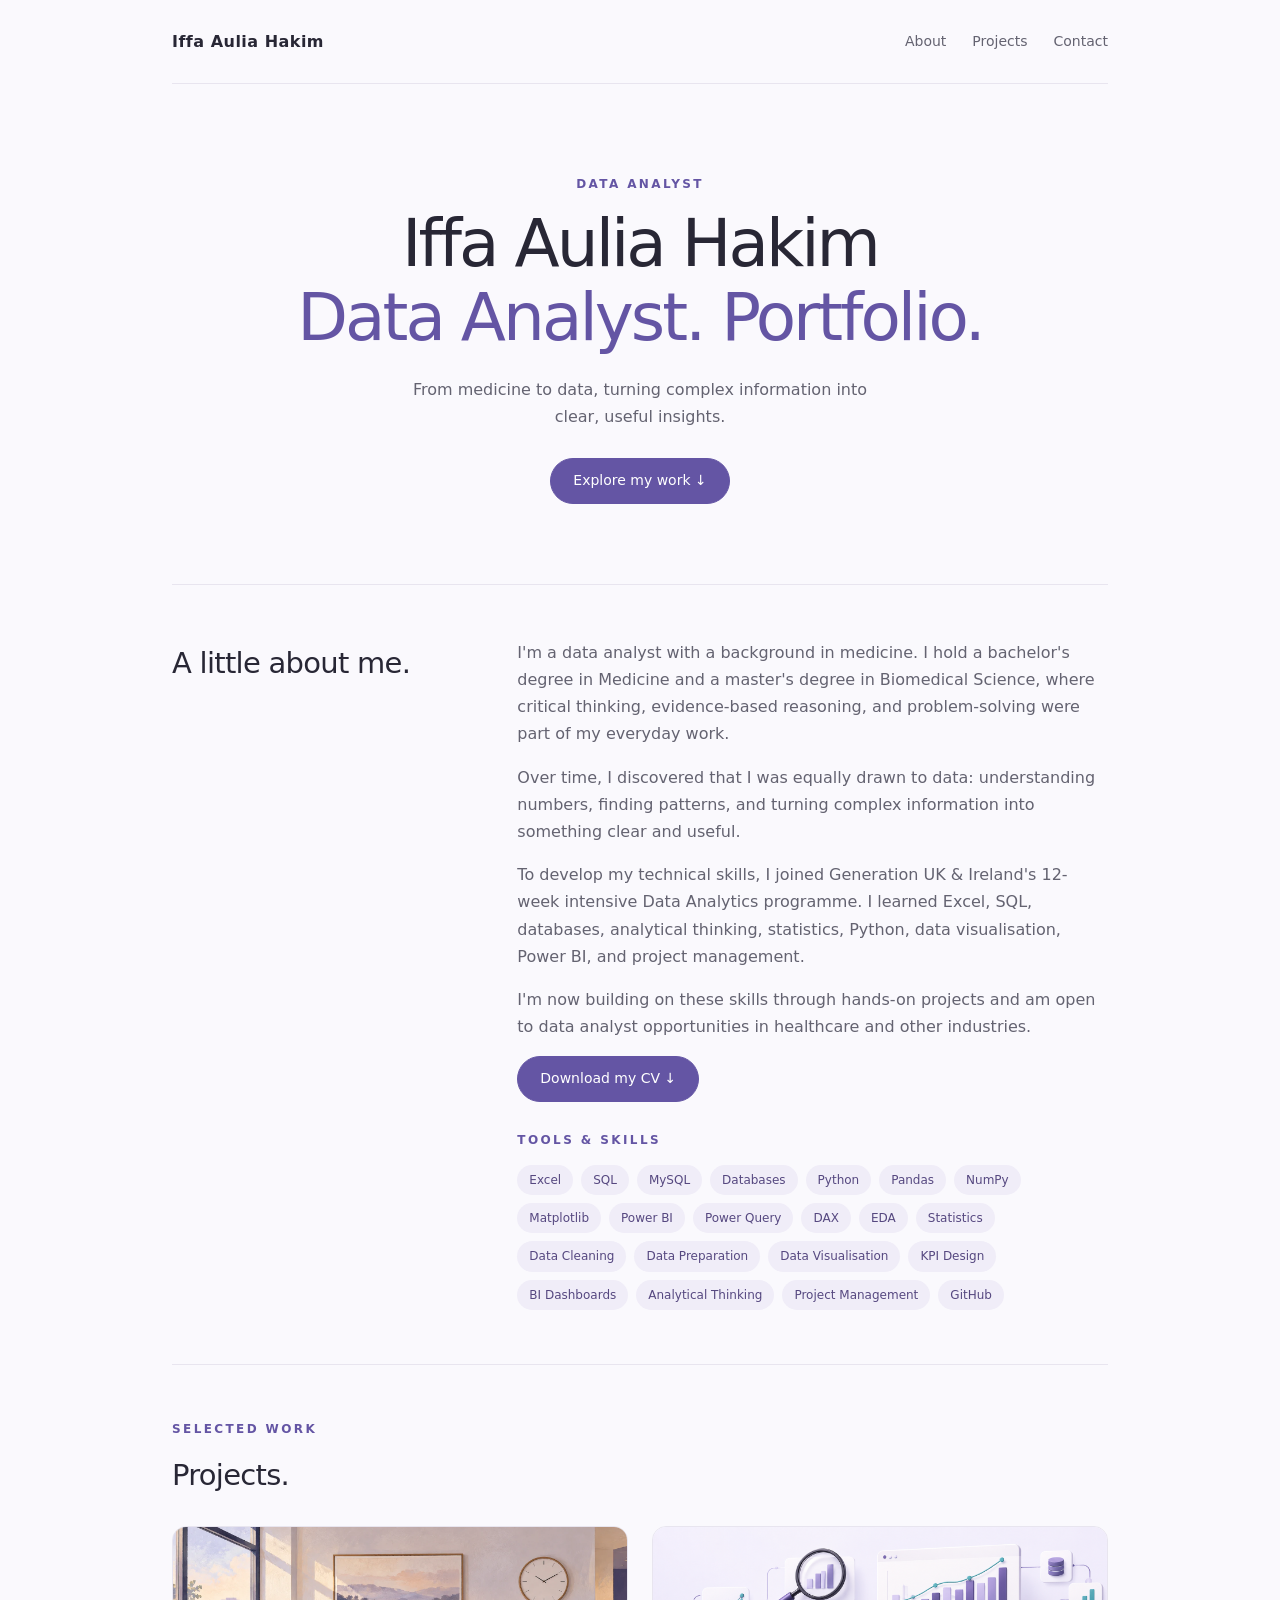
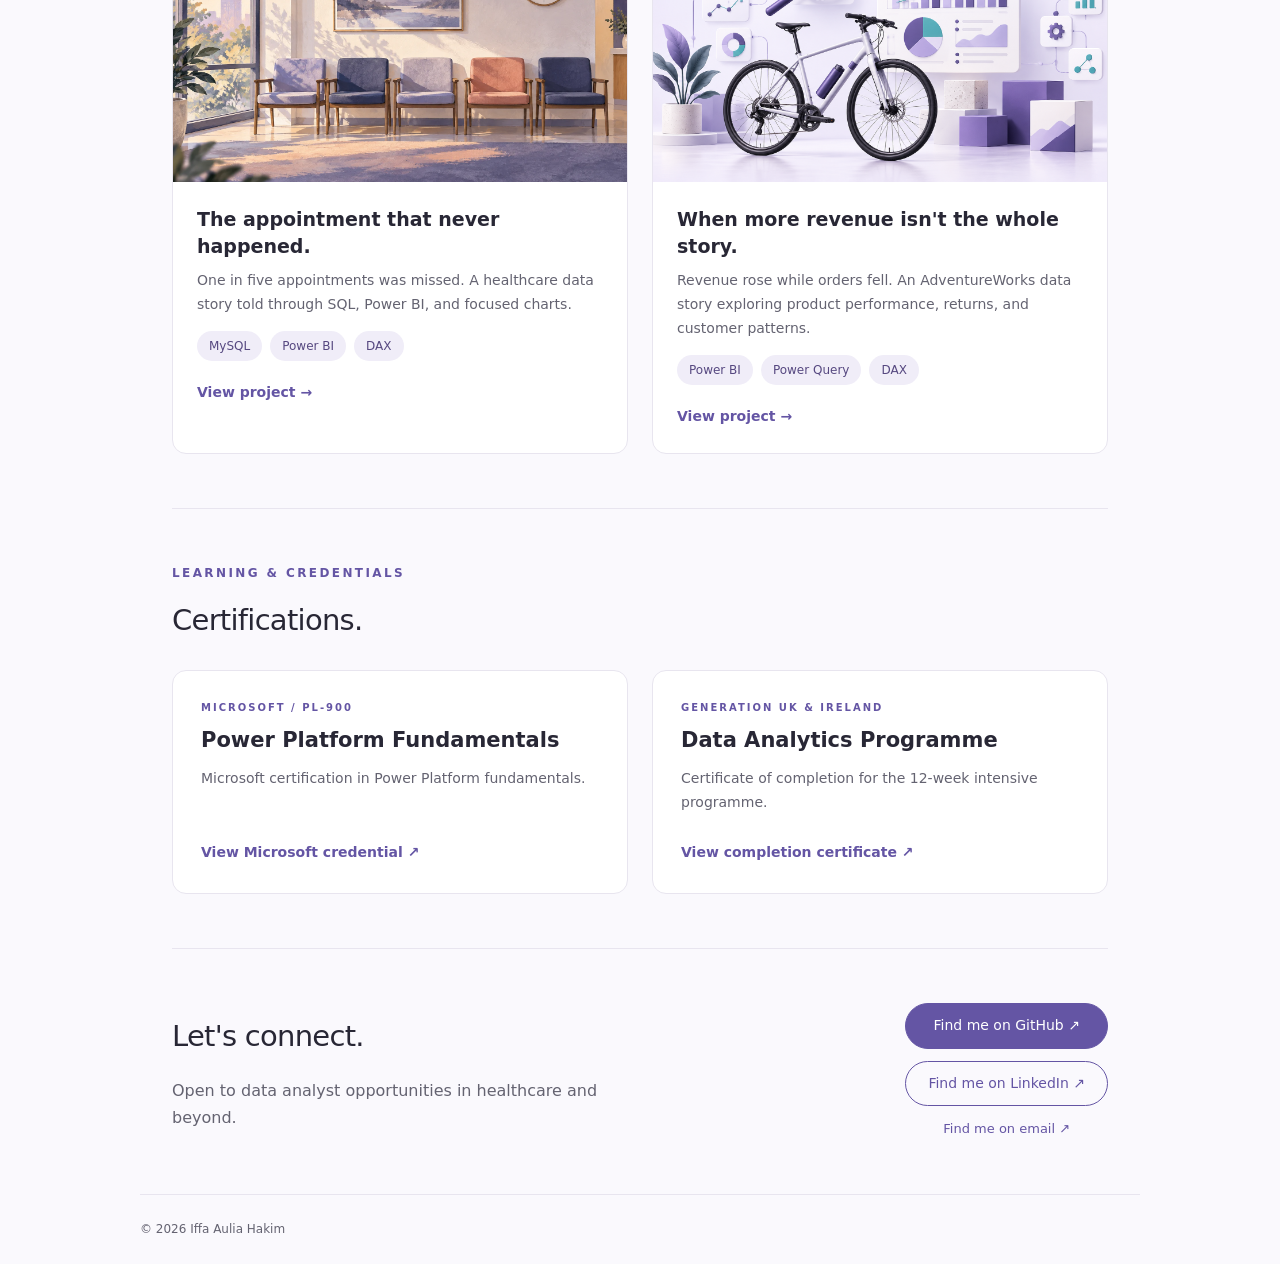
<file: index.html>
<!doctype html>
<html lang="en">
<head>
  <meta charset="utf-8">
  <meta name="viewport" content="width=device-width,initial-scale=1">
  <meta
    name="description"
    content="Iffa Aulia Hakim — Data Analyst with a background in medicine. Explore my projects, skills, and CV."
  >
  <title>Iffa Aulia Hakim Data Analyst. Portfolio.</title>
  <link rel="stylesheet" href="style.css">
</head>

<body>
  <header class="wrap">
    <nav class="nav" aria-label="Main navigation">
      <a class="brand" href="index.html">Iffa Aulia Hakim</a>

      <div class="links">
        <a href="#about">About</a>
        <a href="#projects">Projects</a>
        <a href="#contact">Contact</a>
      </div>
    </nav>
  </header>

  <main class="wrap">
    <section class="hero">
      <p class="eyebrow">Data Analyst</p>

      <h1>
        Iffa Aulia Hakim
        <span>Data Analyst. Portfolio.</span>
      </h1>

      <p class="description">
        From medicine to data, turning complex information into clear,
        useful insights.
      </p>

      <a class="button" href="#projects">Explore my work ↓</a>
    </section>

    <section class="section about" id="about">
      <h2>A little about me.</h2>

      <div>
        <p class="muted">
          I'm a data analyst with a background in medicine. I hold a
          bachelor's degree in Medicine and a master's degree in Biomedical
          Science, where critical thinking, evidence-based reasoning, and
          problem-solving were part of my everyday work.
        </p>

        <p class="muted">
          Over time, I discovered that I was equally drawn to data:
          understanding numbers, finding patterns, and turning complex
          information into something clear and useful.
        </p>

        <p class="muted">
          To develop my technical skills, I joined Generation UK &amp;
          Ireland's 12-week intensive Data Analytics programme. I learned
          Excel, SQL, databases, analytical thinking, statistics, Python,
          data visualisation, Power BI, and project management.
        </p>

        <p class="muted">
          I'm now building on these skills through hands-on projects and
          am open to data analyst opportunities in healthcare and other
          industries.
        </p>

        <a
          class="button"
          href="documents/iffa-aulia-hakim-cv.pdf"
          download="Iffa-Aulia-Hakim-CV.pdf"
        >
          Download my CV ↓
        </a>

        <p class="eyebrow skills-label">Tools &amp; skills</p>

        <div class="tags" aria-label="Tools and skills">
          <span>Excel</span>
          <span>SQL</span>
          <span>MySQL</span>
          <span>Databases</span>
          <span>Python</span>
          <span>Pandas</span>
          <span>NumPy</span>
          <span>Matplotlib</span>
          <span>Power BI</span>
          <span>Power Query</span>
          <span>DAX</span>
          <span>EDA</span>
          <span>Statistics</span>
          <span>Data Cleaning</span>
          <span>Data Preparation</span>
          <span>Data Visualisation</span>
          <span>KPI Design</span>
          <span>BI Dashboards</span>
          <span>Analytical Thinking</span>
          <span>Project Management</span>
          <span>GitHub</span>
        </div>
      </div>
    </section>

    <section class="section" id="projects">
      <p class="eyebrow">Selected work</p>
      <h2>Projects.</h2>

      <div class="project-grid">
        <!-- Project 01: Medical Appointment -->
        <a class="card" href="medical-appointment.html">
          <div class="cover project-cover">
            <img
              src="images/clinic-illustration.webp"
              alt="Illustrated clinic waiting room"
              width="1774"
              height="887"
              loading="lazy"
            >
          </div>

          <div class="card-body">
            <h3>The appointment that never happened.</h3>

            <p>
              One in five appointments was missed. A healthcare data story
              told through SQL, Power BI, and focused charts.
            </p>

            <div class="tags">
              <span>MySQL</span>
              <span>Power BI</span>
              <span>DAX</span>
            </div>

            <span class="text-link">View project →</span>
          </div>
        </a>

        <!-- Project 02: AdventureWorks -->
        <a class="card" href="adventureworks.html">
          <div class="cover project-cover">
            <img
              src="images/adventureworks/cover.png"
              alt="Bicycle and business analytics illustration for the AdventureWorks project"
              width="1774"
              height="887"
              loading="lazy"
            >
          </div>

          <div class="card-body">
            <h3>When more revenue isn't the whole story.</h3>

            <p>
              Revenue rose while orders fell. An AdventureWorks data story
              exploring product performance, returns, and customer patterns.
            </p>

            <div class="tags">
              <span>Power BI</span>
              <span>Power Query</span>
              <span>DAX</span>
            </div>

            <span class="text-link">View project →</span>
          </div>
        </a>
      </div>
    </section>

    <section class="section" id="certifications">
      <p class="eyebrow">Learning &amp; credentials</p>
      <h2>Certifications.</h2>

      <div class="certification-grid">
        <article class="certification-card">
          <p class="eyebrow">Microsoft / PL-900</p>
          <h3>Power Platform Fundamentals</h3>

          <p class="muted">
            Microsoft certification in Power Platform fundamentals.
          </p>

          <a
            class="text-link"
            href="https://learn.microsoft.com/en-us/users/iffaauliahakim-0452/credentials/4f3f4fbb7db78a35?ref=https%3A%2F%2Fwww.linkedin.com%2F"
            target="_blank"
            rel="noopener noreferrer"
          >
            View Microsoft credential ↗
          </a>
        </article>

        <article class="certification-card">
          <p class="eyebrow">Generation UK &amp; Ireland</p>
          <h3>Data Analytics Programme</h3>

          <p class="muted">
            Certificate of completion for the 12-week intensive programme.
          </p>

          <a
            class="text-link"
            href="https://www.virtualbadge.io/certificate-validator?credential=de8fb50f-60f9-4ad4-941c-a5ea96bfab6a"
            target="_blank"
            rel="noopener noreferrer"
          >
            View completion certificate ↗
          </a>
        </article>
      </div>
    </section>

    <section class="section contact" id="contact">
      <div>
        <h2>Let's connect.</h2>

        <p class="muted">
          Open to data analyst opportunities in healthcare and beyond.
        </p>
      </div>

      <div class="contact-links" aria-label="Contact links">
        <a
          class="button"
          href="https://github.com/iffaaulia"
          target="_blank"
          rel="noopener noreferrer"
        >
          Find me on GitHub ↗
        </a>

        <a
          class="button button-secondary"
          href="https://www.linkedin.com/in/iffaauliahakim/"
          target="_blank"
          rel="noopener noreferrer"
        >
          Find me on LinkedIn ↗
        </a>

        <a class="email-link" href="mailto:iffa.aulia2202@gmail.com">
          Find me on email ↗
        </a>
      </div>
    </section>
  </main>

  <footer class="wrap footer">
    © 2026 Iffa Aulia Hakim
  </footer>
</body>
</html>
</file>
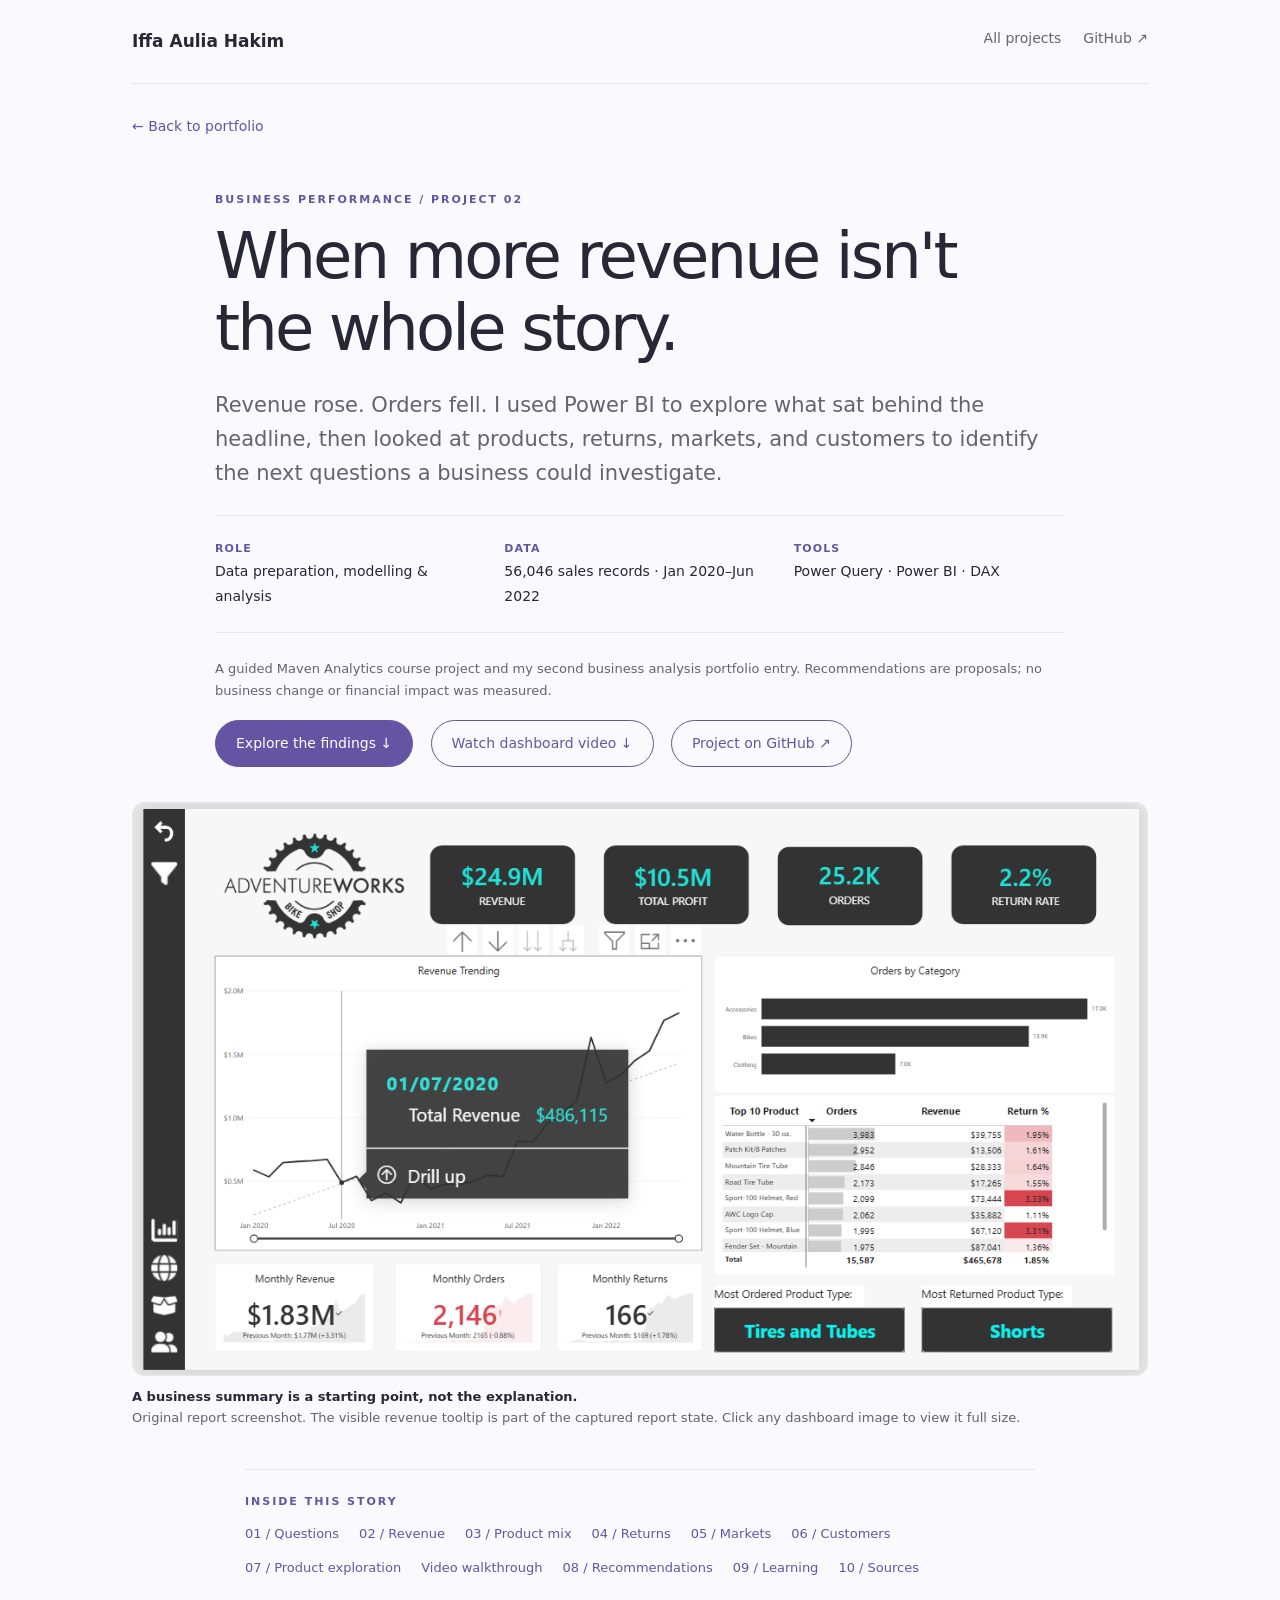
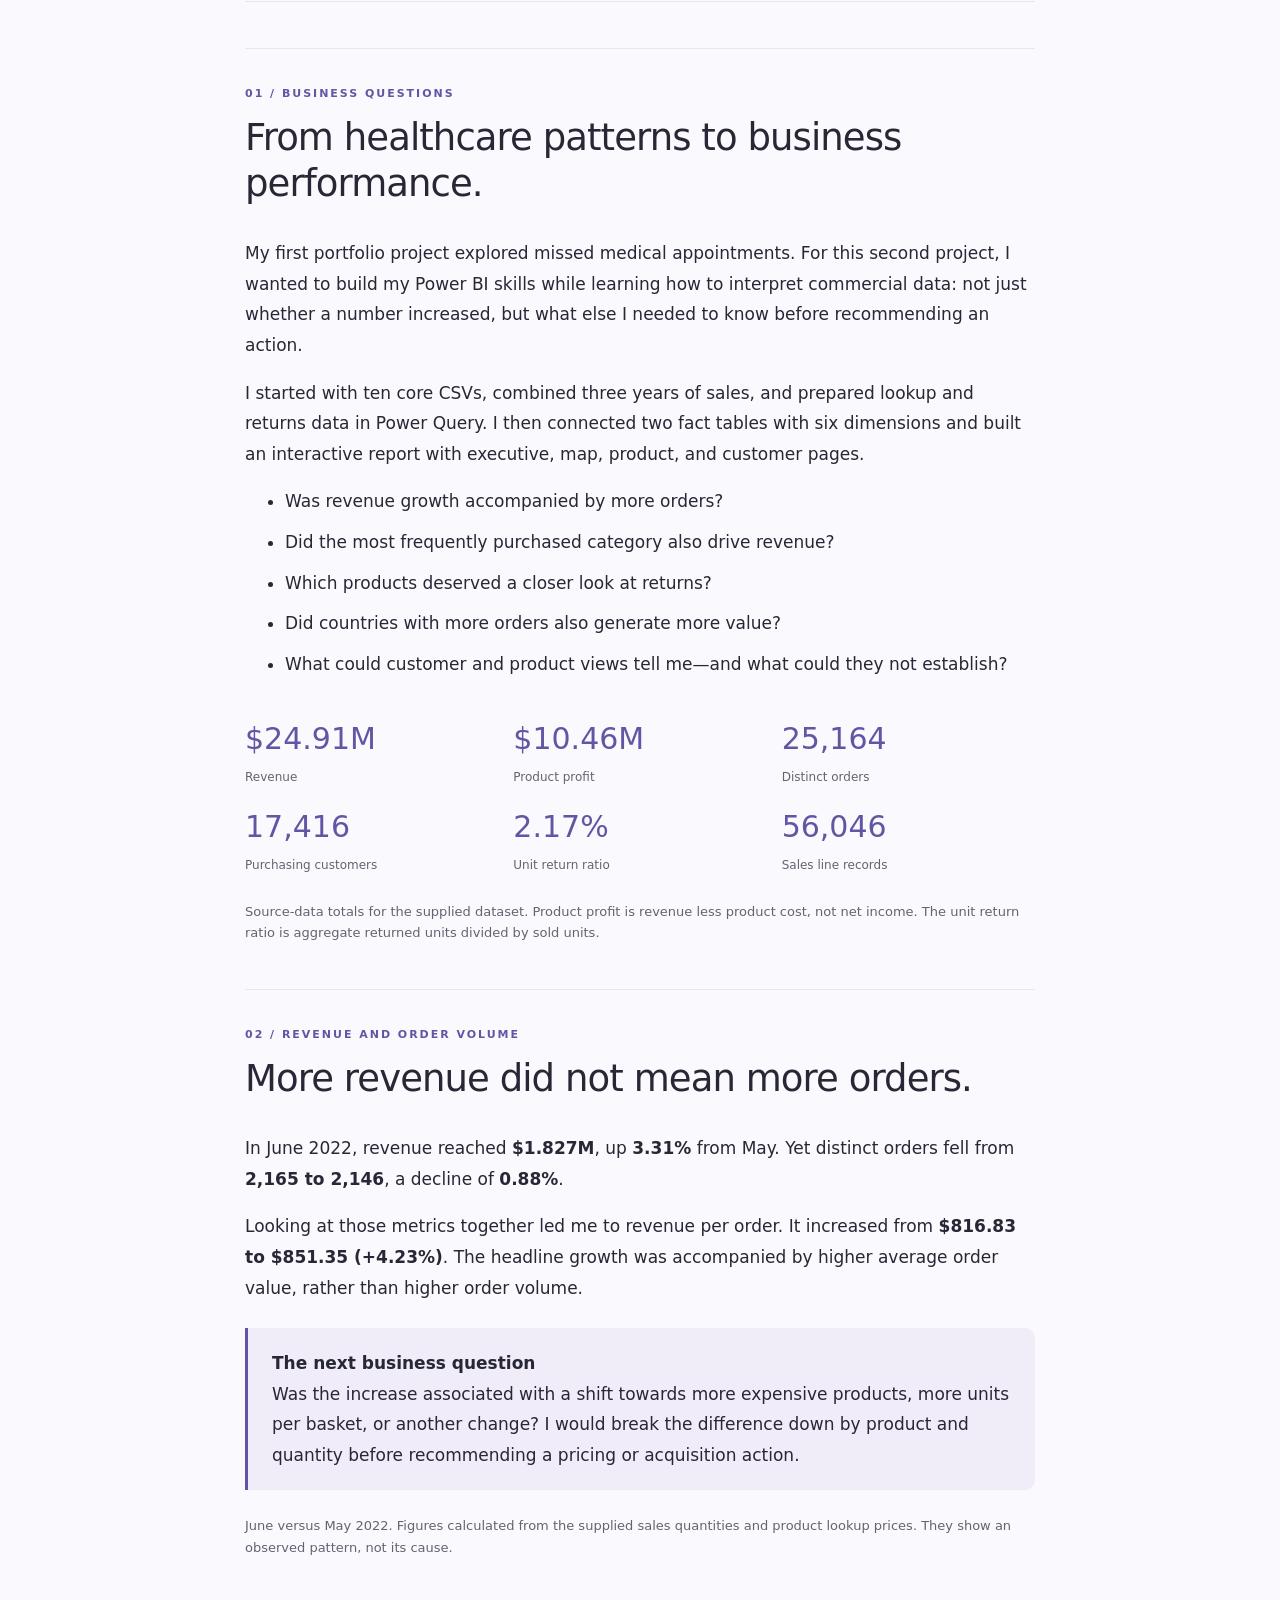
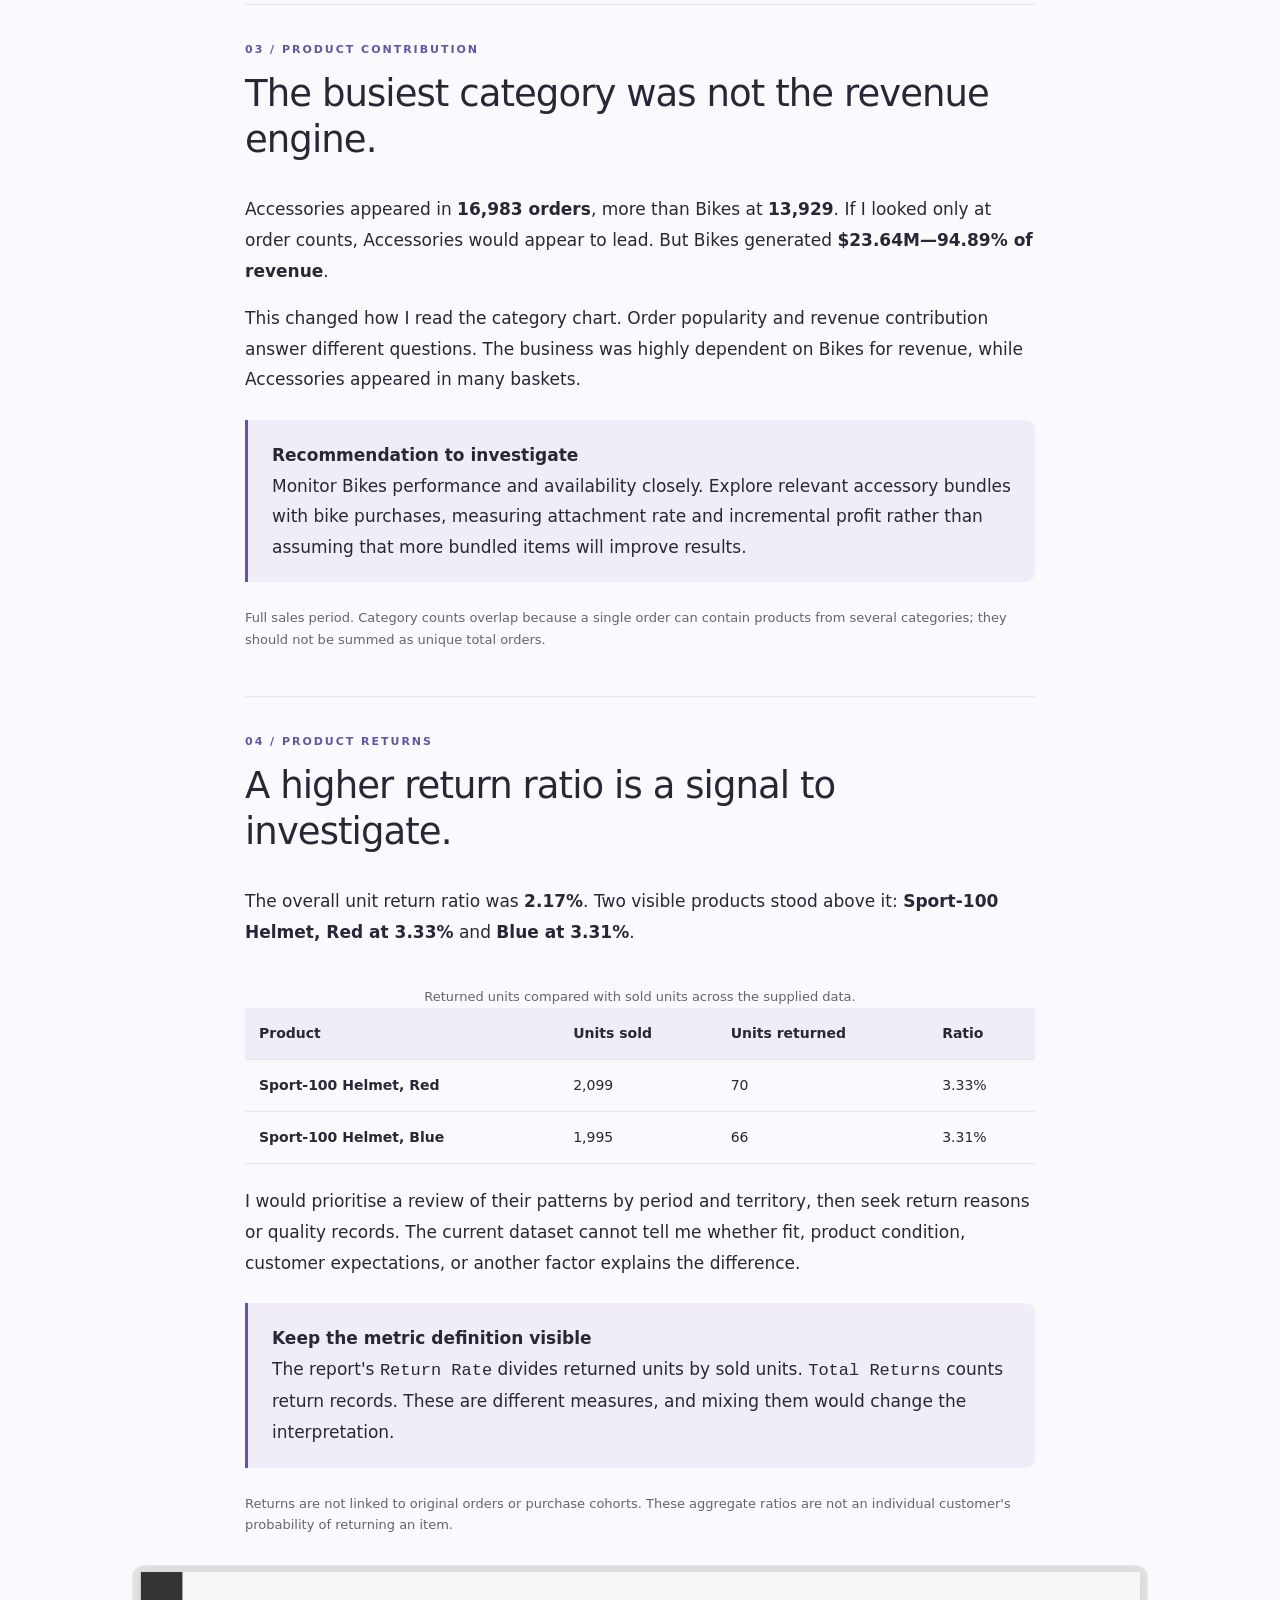
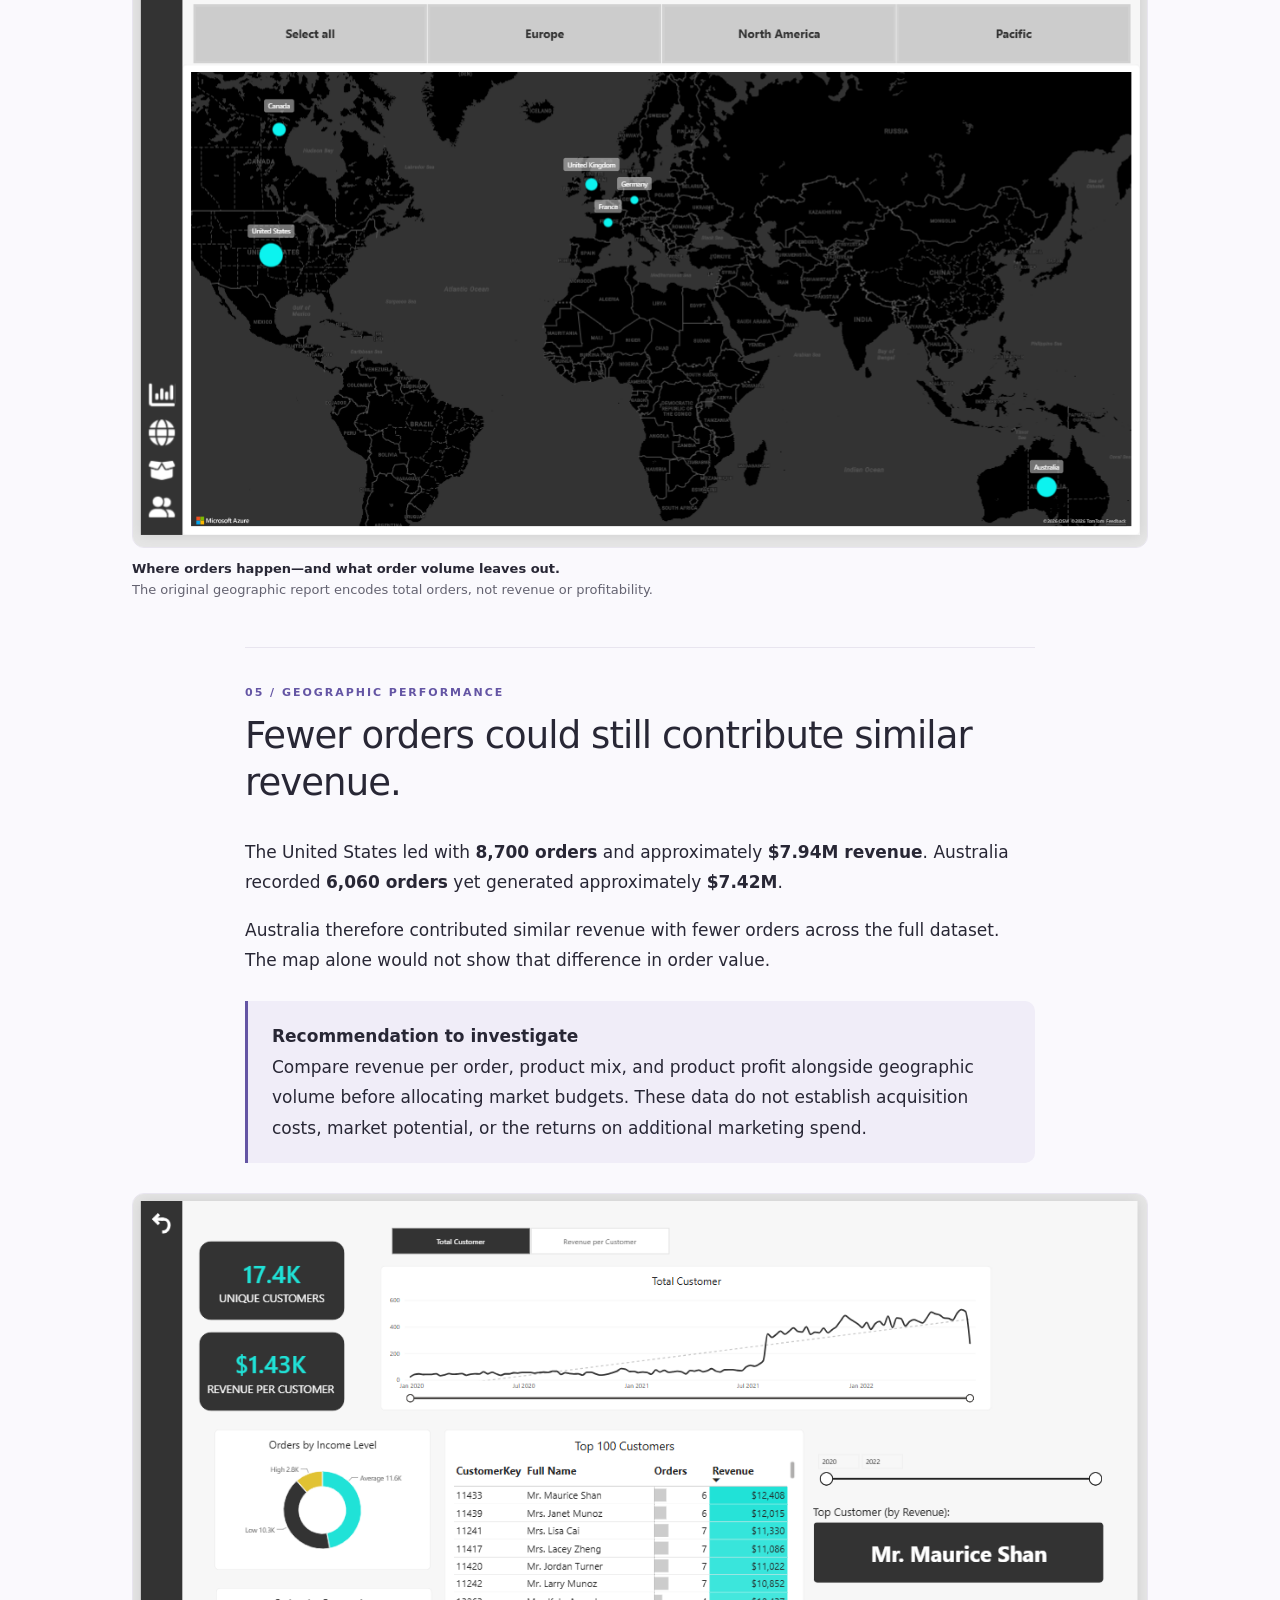
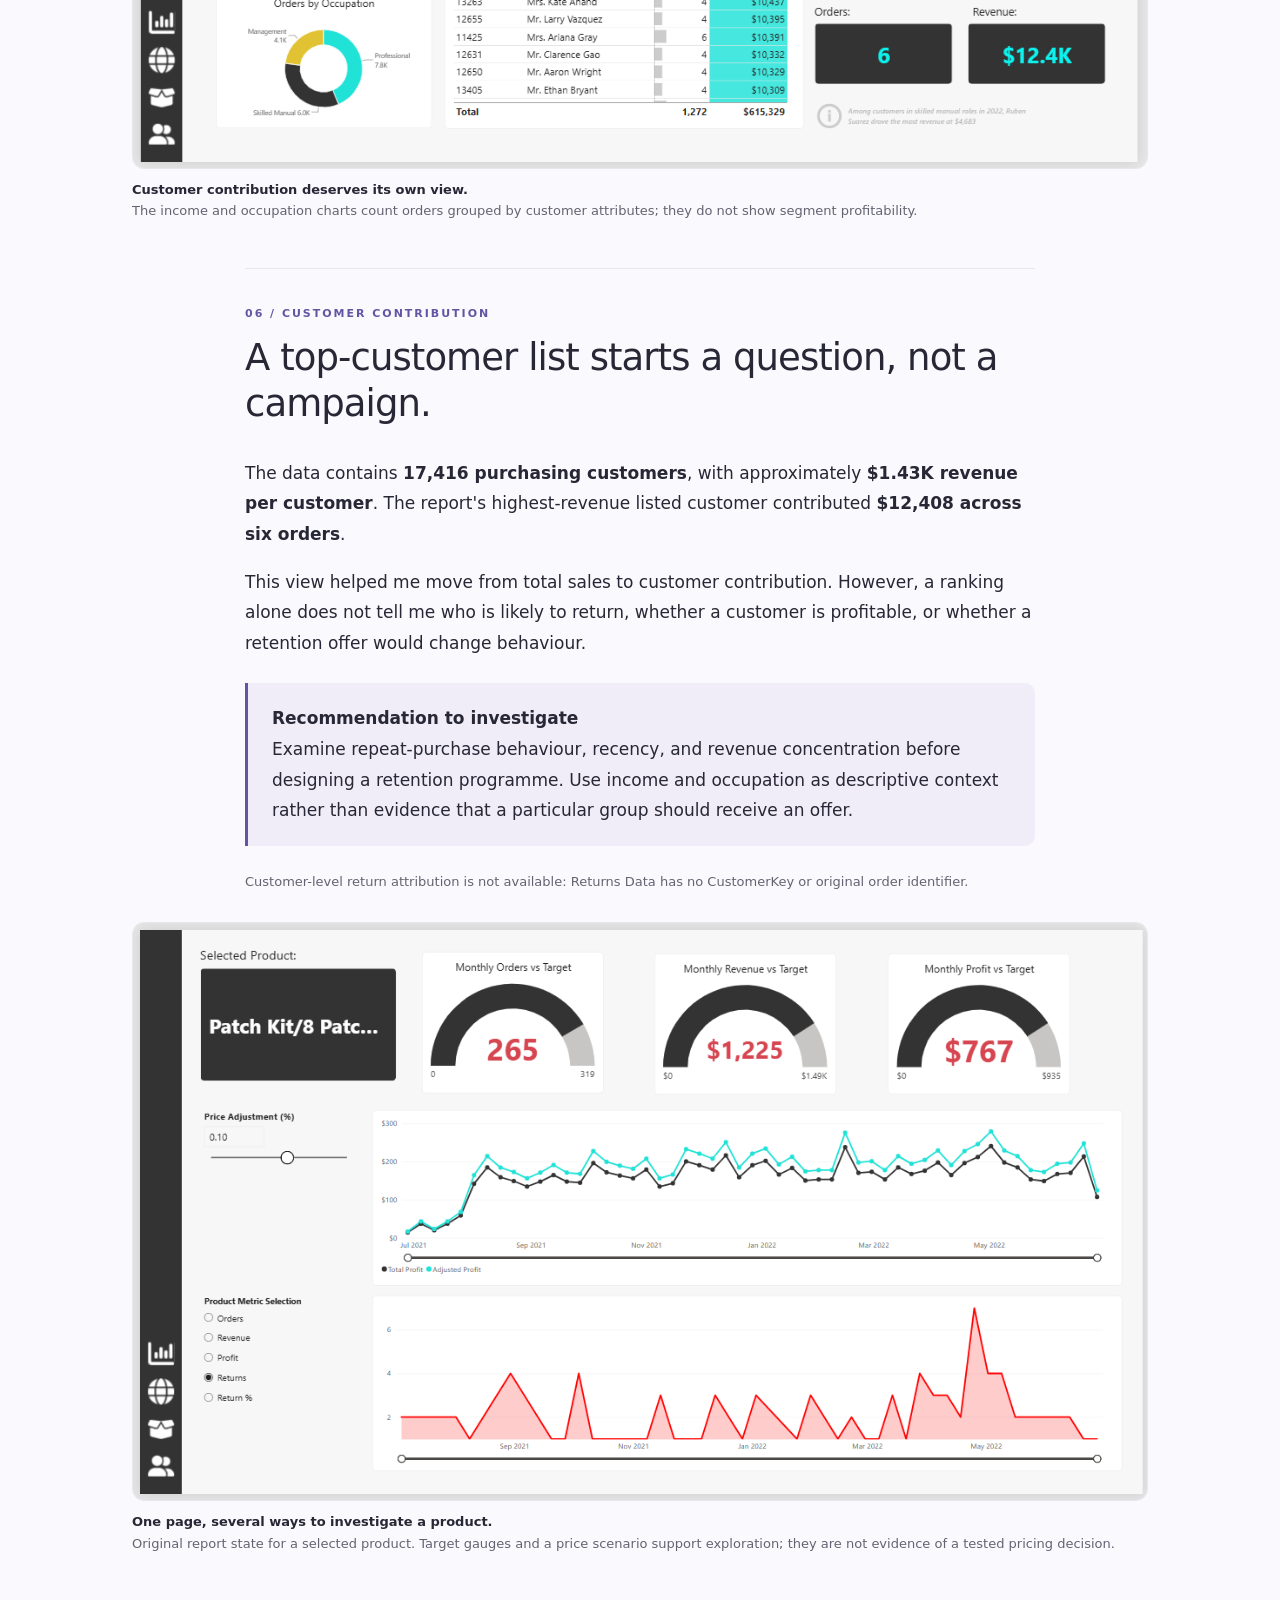
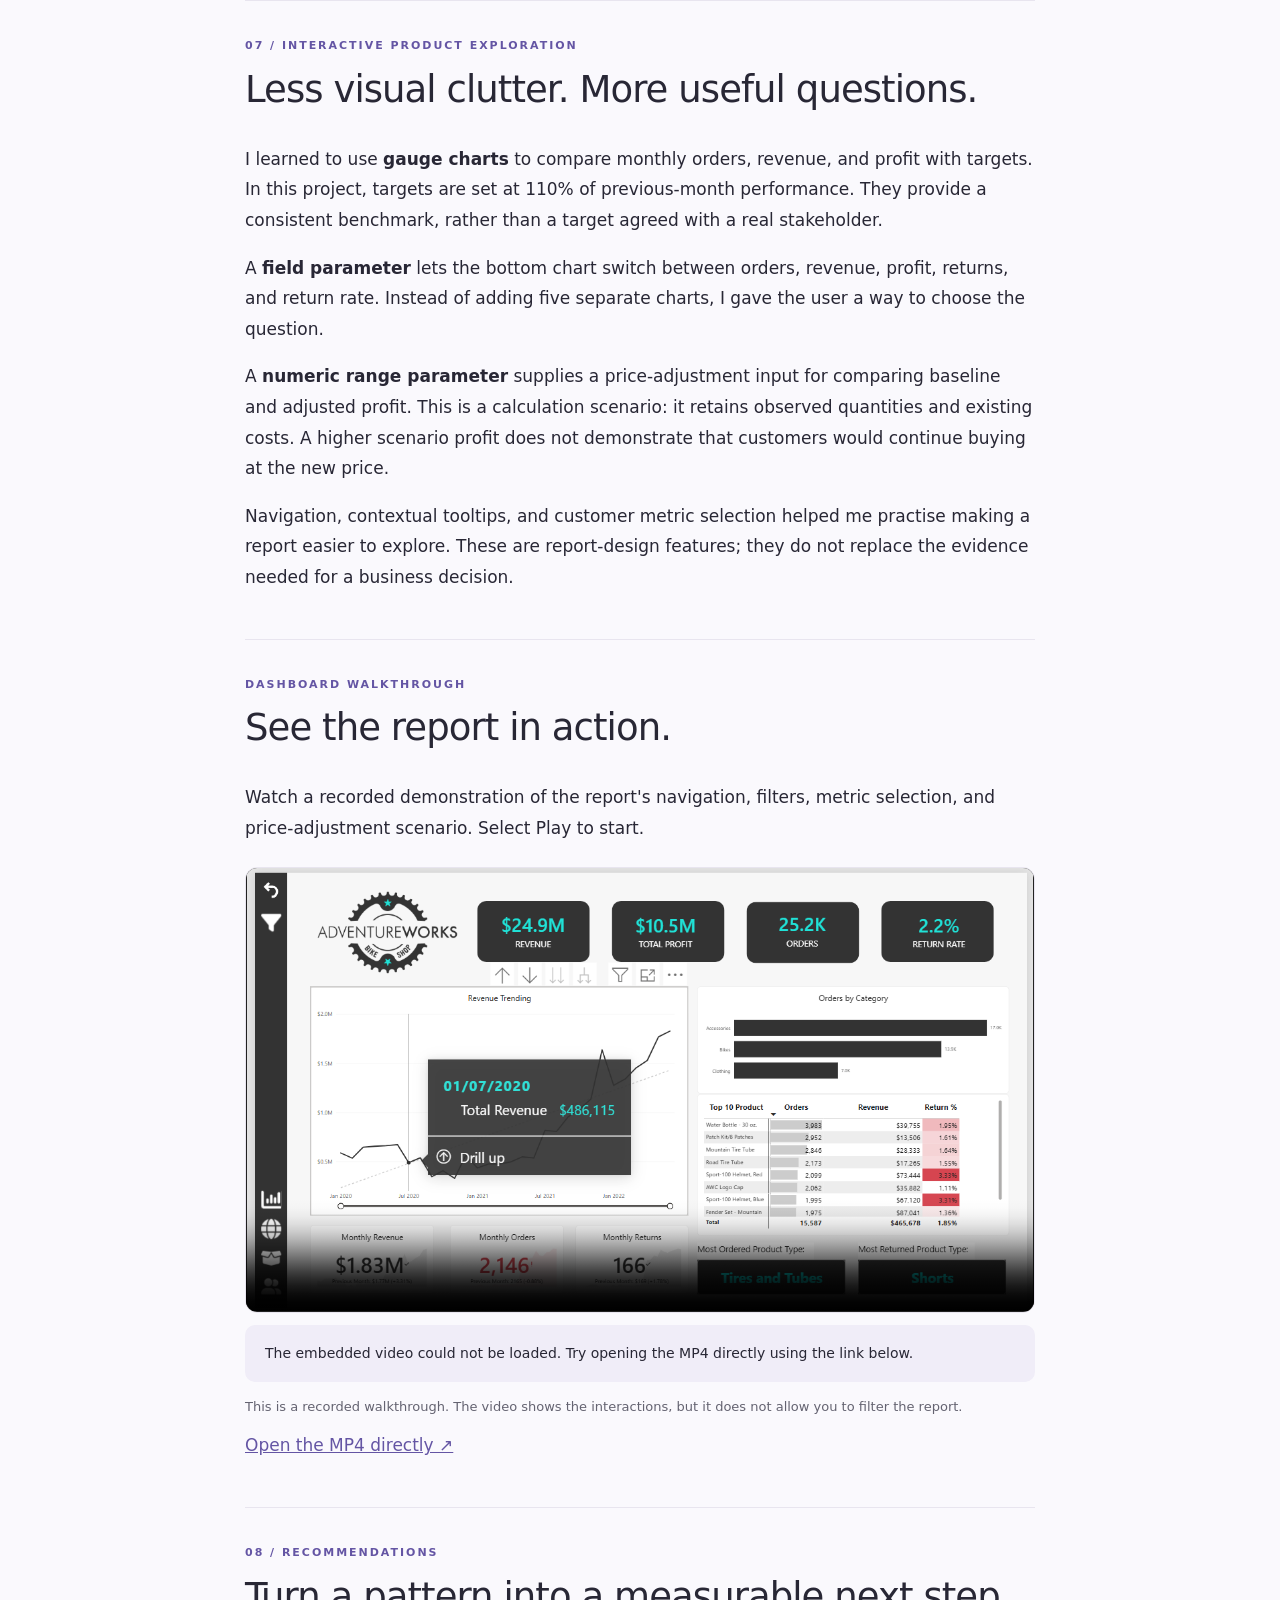
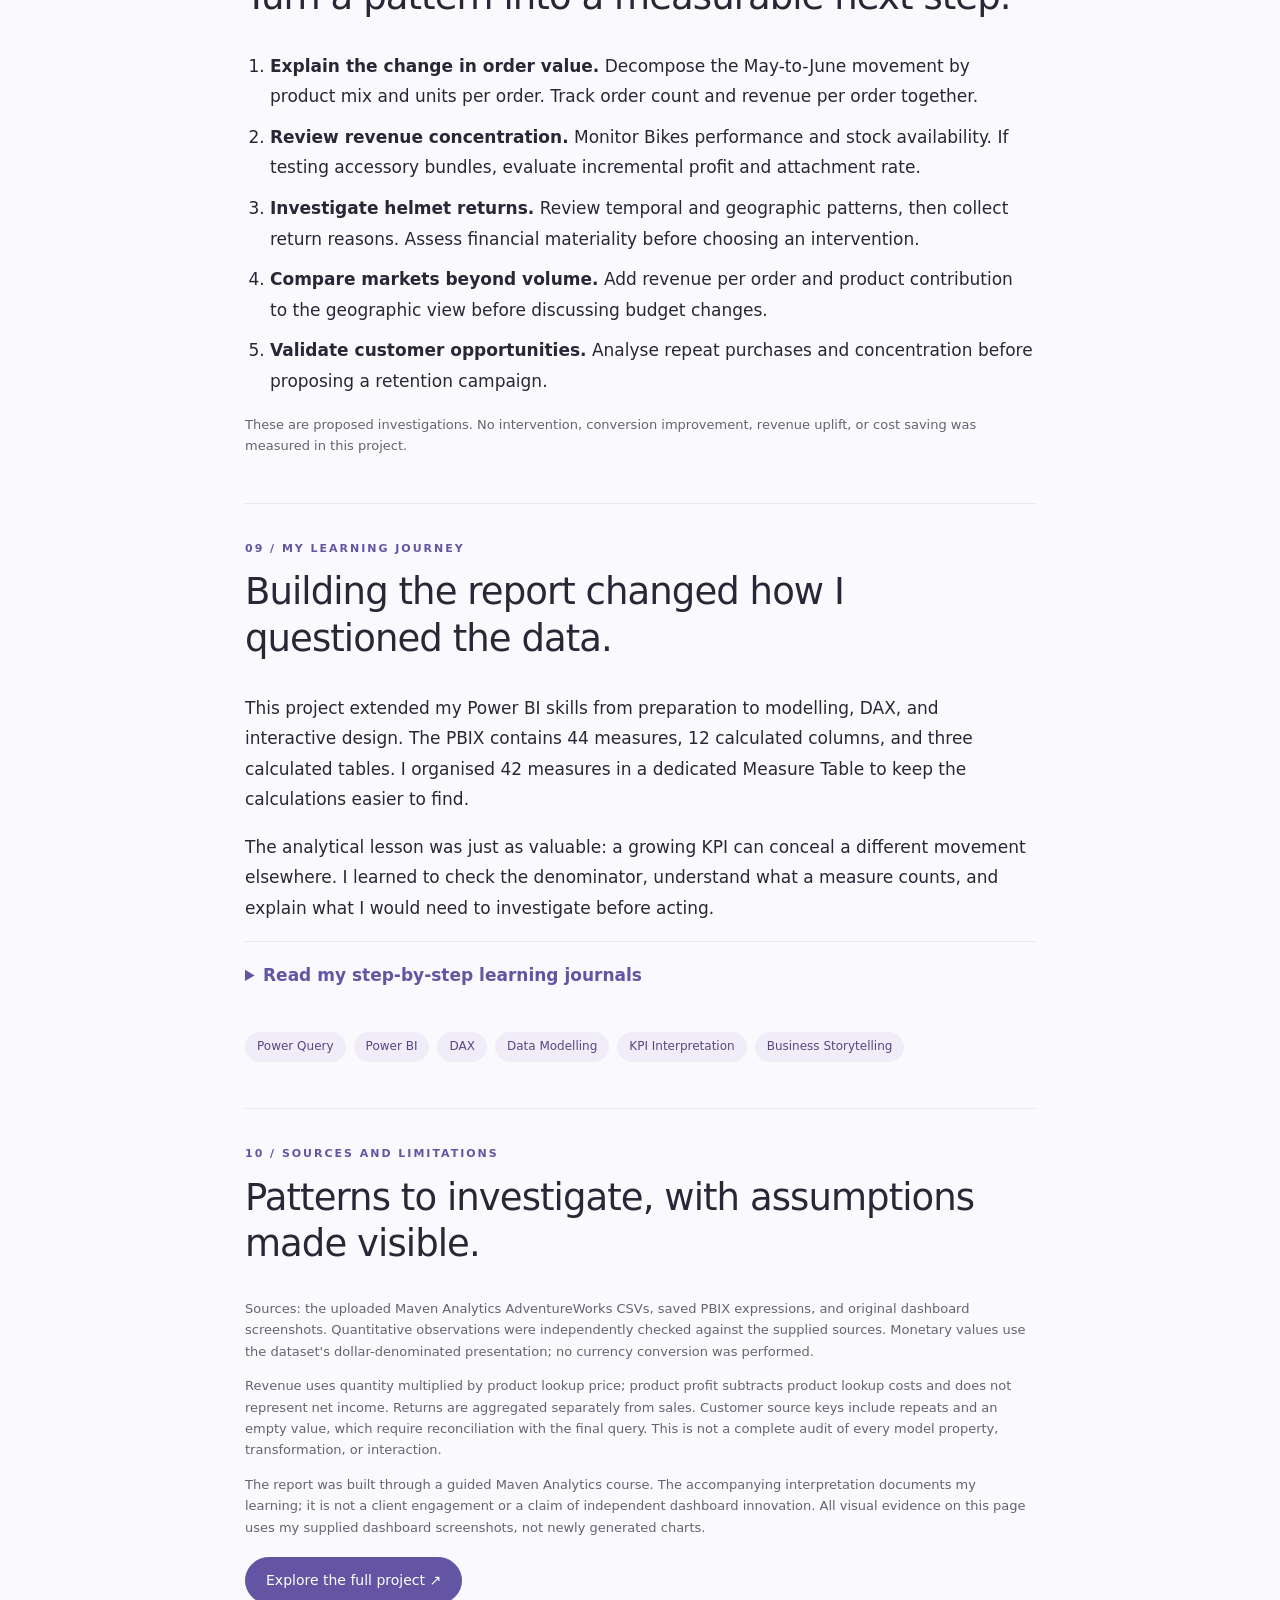
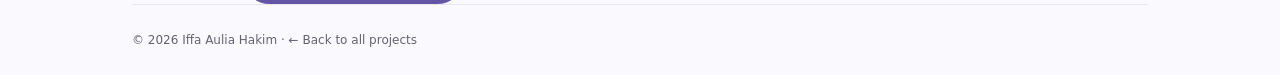
<file: adventureworks.html>
<!doctype html>
<html lang="en">
<head>
  <meta charset="utf-8">
  <meta name="viewport" content="width=device-width,initial-scale=1">

  <meta
    name="description"
    content="Revenue grew while orders fell. A Power BI learning project exploring product mix, returns, geography, and customers in AdventureWorks."
  >

  <title>When More Revenue Isn't the Whole Story | Iffa Aulia Hakim</title>

  <style>
    :root {
      --ink: #282735;
      --muted: #646371;
      --accent: #6455a4;
      --line: #e8e5ef;
      --paper: #faf9fd;
    }

    * {
      box-sizing: border-box;
    }

    html {
      scroll-behavior: smooth;
    }

    body {
      margin: 0;
      background: var(--paper);
      color: var(--ink);
      font: 17px/1.8 system-ui, -apple-system, BlinkMacSystemFont,
        "Segoe UI", sans-serif;
    }

    a {
      color: inherit;
      text-decoration: none;
    }

    a:hover {
      color: var(--accent);
    }

    a:focus-visible,
    video:focus-visible,
    summary:focus-visible {
      outline: 3px solid var(--accent);
      outline-offset: 5px;
    }

    .wrap {
      max-width: 1080px;
      margin: auto;
      padding: 0 32px;
    }

    .nav {
      display: flex;
      justify-content: space-between;
      gap: 20px;
      padding: 26px 0;
      border-bottom: 1px solid var(--line);
    }

    .brand {
      font-weight: 650;
    }

    .links {
      display: flex;
      gap: 22px;
      font-size: 14px;
      color: var(--muted);
    }

    main {
      padding-bottom: 70px;
    }

    .back {
      display: inline-block;
      margin-top: 30px;
      font-size: 14px;
      color: var(--accent);
    }

    .hero {
      max-width: 850px;
      margin: 50px auto 35px;
    }

    .eyebrow {
      text-transform: uppercase;
      letter-spacing: .18em;
      font-size: 11px;
      color: var(--accent);
      font-weight: 650;
    }

    h1,
    h2,
    h3,
    p {
      margin-top: 0;
    }

    h1 {
      font-size: clamp(37px, 6.3vw, 64px);
      font-weight: 500;
      letter-spacing: -.045em;
      line-height: 1.12;
      margin-bottom: 25px;
    }

    h2 {
      font-size: clamp(27px, 4vw, 37px);
      line-height: 1.25;
      font-weight: 500;
      letter-spacing: -.025em;
    }

    h3 {
      font-size: 21px;
      font-weight: 600;
      line-height: 1.4;
    }

    .lede {
      font-size: 21px;
      line-height: 1.6;
      color: var(--muted);
    }

    .muted,
    figcaption,
    .small {
      color: var(--muted);
    }

    .small,
    figcaption {
      font-size: 13px;
      line-height: 1.65;
    }

    .meta {
      display: grid;
      grid-template-columns: repeat(3, 1fr);
      gap: 18px;
      padding: 23px 0;
      margin: 25px 0;
      border-top: 1px solid var(--line);
      border-bottom: 1px solid var(--line);
      font-size: 14px;
    }

    .meta strong {
      display: block;
      font-size: 11px;
      color: var(--accent);
      text-transform: uppercase;
      letter-spacing: .1em;
    }

    .button {
      display: inline-block;
      border: 1px solid var(--accent);
      padding: 10px 20px;
      border-radius: 28px;
      background: var(--accent);
      color: white;
      font-size: 14px;
      margin: 6px 12px 0 0;
    }

    .button:hover {
      background: #514385;
      color: white;
    }

    .secondary {
      color: var(--accent);
      background: transparent;
    }

    .secondary:hover {
      background: #f0edf8;
      color: var(--accent);
    }

    figure {
      margin: 30px 0;
    }

    figure img {
      display: block;
      width: 100%;
      height: auto;
      border: 1px solid var(--line);
      border-radius: 12px;
      background: white;
    }

    figcaption {
      margin-top: 10px;
    }

    figcaption strong {
      display: block;
      color: var(--ink);
    }

    .story {
      max-width: 790px;
      margin: auto;
    }

    .toc {
      border-top: 1px solid var(--line);
      border-bottom: 1px solid var(--line);
      padding: 22px 0;
      margin: 40px 0;
      font-size: 13px;
    }

    .toc div {
      display: flex;
      flex-wrap: wrap;
      gap: 10px 20px;
    }

    .toc a {
      color: var(--accent);
    }

    section.chapter {
      border-top: 1px solid var(--line);
      margin-top: 46px;
      padding-top: 35px;
      scroll-margin-top: 24px;
    }

    .takeaway {
      border-left: 3px solid var(--accent);
      background: #f0edf8;
      padding: 20px 24px;
      border-radius: 0 10px 10px 0;
      margin: 25px 0;
    }

    .takeaway p:last-child {
      margin-bottom: 0;
    }

    .stats {
      display: grid;
      grid-template-columns: repeat(3, 1fr);
      gap: 15px;
      padding: 22px 0;
    }

    .stats strong {
      display: block;
      color: var(--accent);
      font-size: 30px;
      font-weight: 500;
      line-height: 1.4;
    }

    .stats span {
      font-size: 12px;
      color: var(--muted);
    }

    .table-scroll {
      overflow-x: auto;
    }

    table {
      border-collapse: collapse;
      width: 100%;
      font-size: 14px;
      margin: 22px 0;
    }

    th,
    td {
      padding: 13px 14px;
      text-align: left;
      vertical-align: top;
      border-bottom: 1px solid var(--line);
    }

    th {
      background: #f0edf8;
      font-weight: 600;
    }

    td:first-child {
      font-weight: 550;
    }

    li {
      margin-bottom: 10px;
    }

    ol {
      padding-left: 25px;
    }

    .tags {
      display: flex;
      flex-wrap: wrap;
      gap: 8px;
      margin: 24px 0;
    }

    .tags span {
      background: #f0edf8;
      color: #564880;
      font-size: 12px;
      padding: 4px 12px;
      border-radius: 20px;
    }

    .footer {
      font-size: 12px;
      color: var(--muted);
      border-top: 1px solid var(--line);
      padding: 25px 0;
    }

    .skip {
      position: absolute;
      left: -9999px;
    }

    .skip:focus {
      left: 20px;
      top: 10px;
      background: white;
      padding: 10px;
      z-index: 2;
    }

    .video-frame {
      margin: 24px 0 12px;
      overflow: hidden;
      border: 1px solid var(--line);
      border-radius: 12px;
      background: #222;
    }

    video {
      display: block;
      width: 100%;
      height: auto;
      aspect-ratio: 16 / 9;
      object-fit: contain;
      background: #222;
    }

    .video-help a {
      color: var(--accent);
      text-decoration: underline;
    }

    .video-error {
      padding: 16px 20px;
      background: #f0edf8;
      border-radius: 10px;
      font-size: 14px;
    }

    [hidden] {
      display: none !important;
    }

    details {
      padding: 18px 0;
      border-top: 1px solid var(--line);
    }

    summary {
      cursor: pointer;
      color: var(--accent);
      font-weight: 600;
    }

    @media (max-width: 650px) {
      .wrap {
        padding: 0 20px;
      }

      .nav {
        font-size: 13px;
      }

      .links {
        font-size: 12px;
        gap: 12px;
      }

      .hero {
        margin-top: 35px;
      }

      .lede {
        font-size: 18px;
      }

      .meta {
        grid-template-columns: 1fr;
        gap: 15px;
      }

      .stats {
        grid-template-columns: repeat(2, 1fr);
      }

      body {
        font-size: 16px;
      }

      section.chapter {
        margin-top: 35px;
        padding-top: 28px;
      }
    }

    @media (prefers-reduced-motion: reduce) {
      html {
        scroll-behavior: auto;
      }
    }
  </style>
</head>

<body>
  <a class="skip" href="#story">Skip to the story</a>

  <header class="wrap">
    <nav class="nav" aria-label="Main navigation">
      <a class="brand" href="index.html">Iffa Aulia Hakim</a>

      <div class="links">
        <a href="index.html#projects">All projects</a>
        <a href="https://github.com/iffaaulia/adventureworks-powerbi-analysis">
          GitHub ↗
        </a>
      </div>
    </nav>
  </header>

  <main class="wrap" id="story">
    <a class="back" href="index.html#projects">← Back to portfolio</a>

    <header class="hero">
      <p class="eyebrow">Business performance / Project 02</p>

      <h1>When more revenue isn't the whole story.</h1>

      <p class="lede">
        Revenue rose. Orders fell. I used Power BI to explore what sat
        behind the headline, then looked at products, returns, markets,
        and customers to identify the next questions a business could
        investigate.
      </p>

      <div class="meta">
        <div>
          <strong>Role</strong>
          Data preparation, modelling &amp; analysis
        </div>

        <div>
          <strong>Data</strong>
          56,046 sales records · Jan 2020–Jun 2022
        </div>

        <div>
          <strong>Tools</strong>
          Power Query · Power BI · DAX
        </div>
      </div>

      <p class="small">
        A guided Maven Analytics course project and my second business
        analysis portfolio entry. Recommendations are proposals; no
        business change or financial impact was measured.
      </p>

      <a class="button" href="#revenue">Explore the findings ↓</a>

      <a class="button secondary" href="#walkthrough-video">
        Watch dashboard video ↓
      </a>

      <a
        class="button secondary"
        href="https://github.com/iffaaulia/adventureworks-powerbi-analysis"
      >
        Project on GitHub ↗
      </a>
    </header>

    <figure>
      <a
        href="images/adventureworks/exec-dashboard.png"
        target="_blank"
        rel="noopener"
      >
        <img
          src="images/adventureworks/exec-dashboard.png"
          alt="AdventureWorks executive dashboard with revenue, profit, orders, return rate, category orders and product metrics"
          width="1173"
          height="661"
        >
      </a>

      <figcaption>
        <strong>
          A business summary is a starting point, not the explanation.
        </strong>
        Original report screenshot. The visible revenue tooltip is part
        of the captured report state. Click any dashboard image to view
        it full size.
      </figcaption>
    </figure>

    <div class="story">
      <nav class="toc" aria-label="Inside this story">
        <p class="eyebrow">Inside this story</p>

        <div>
          <a href="#questions">01 / Questions</a>
          <a href="#revenue">02 / Revenue</a>
          <a href="#mix">03 / Product mix</a>
          <a href="#returns">04 / Returns</a>
          <a href="#markets">05 / Markets</a>
          <a href="#customers">06 / Customers</a>
          <a href="#product">07 / Product exploration</a>
          <a href="#walkthrough-video">Video walkthrough</a>
          <a href="#recommendations">08 / Recommendations</a>
          <a href="#learning">09 / Learning</a>
          <a href="#limits">10 / Sources</a>
        </div>
      </nav>

      <section class="chapter" id="questions">
        <p class="eyebrow">01 / Business questions</p>
        <h2>From healthcare patterns to business performance.</h2>

        <p>
          My first portfolio project explored missed medical appointments.
          For this second project, I wanted to build my Power BI skills
          while learning how to interpret commercial data: not just
          whether a number increased, but what else I needed to know
          before recommending an action.
        </p>

        <p>
          I started with ten core CSVs, combined three years of sales,
          and prepared lookup and returns data in Power Query. I then
          connected two fact tables with six dimensions and built an
          interactive report with executive, map, product, and customer
          pages.
        </p>

        <ul>
          <li>Was revenue growth accompanied by more orders?</li>
          <li>
            Did the most frequently purchased category also drive revenue?
          </li>
          <li>Which products deserved a closer look at returns?</li>
          <li>
            Did countries with more orders also generate more value?
          </li>
          <li>
            What could customer and product views tell me—and what could
            they not establish?
          </li>
        </ul>

        <div class="stats">
          <div>
            <strong>$24.91M</strong>
            <span>Revenue</span>
          </div>

          <div>
            <strong>$10.46M</strong>
            <span>Product profit</span>
          </div>

          <div>
            <strong>25,164</strong>
            <span>Distinct orders</span>
          </div>

          <div>
            <strong>17,416</strong>
            <span>Purchasing customers</span>
          </div>

          <div>
            <strong>2.17%</strong>
            <span>Unit return ratio</span>
          </div>

          <div>
            <strong>56,046</strong>
            <span>Sales line records</span>
          </div>
        </div>

        <p class="small">
          Source-data totals for the supplied dataset. Product profit is
          revenue less product cost, not net income. The unit return
          ratio is aggregate returned units divided by sold units.
        </p>
      </section>

      <section class="chapter" id="revenue">
        <p class="eyebrow">02 / Revenue and order volume</p>
        <h2>More revenue did not mean more orders.</h2>

        <p>
          In June 2022, revenue reached <strong>$1.827M</strong>, up
          <strong>3.31%</strong> from May. Yet distinct orders fell from
          <strong>2,165 to 2,146</strong>, a decline of
          <strong>0.88%</strong>.
        </p>

        <p>
          Looking at those metrics together led me to revenue per order.
          It increased from
          <strong>$816.83 to $851.35 (+4.23%)</strong>. The headline
          growth was accompanied by higher average order value, rather
          than higher order volume.
        </p>

        <div class="takeaway">
          <strong>The next business question</strong>
          <p>
            Was the increase associated with a shift towards more
            expensive products, more units per basket, or another change?
            I would break the difference down by product and quantity
            before recommending a pricing or acquisition action.
          </p>
        </div>

        <p class="small">
          June versus May 2022. Figures calculated from the supplied
          sales quantities and product lookup prices. They show an
          observed pattern, not its cause.
        </p>
      </section>

      <section class="chapter" id="mix">
        <p class="eyebrow">03 / Product contribution</p>
        <h2>The busiest category was not the revenue engine.</h2>

        <p>
          Accessories appeared in <strong>16,983 orders</strong>, more
          than Bikes at <strong>13,929</strong>. If I looked only at
          order counts, Accessories would appear to lead. But Bikes
          generated <strong>$23.64M—94.89% of revenue</strong>.
        </p>

        <p>
          This changed how I read the category chart. Order popularity
          and revenue contribution answer different questions. The
          business was highly dependent on Bikes for revenue, while
          Accessories appeared in many baskets.
        </p>

        <div class="takeaway">
          <strong>Recommendation to investigate</strong>
          <p>
            Monitor Bikes performance and availability closely. Explore
            relevant accessory bundles with bike purchases, measuring
            attachment rate and incremental profit rather than assuming
            that more bundled items will improve results.
          </p>
        </div>

        <p class="small">
          Full sales period. Category counts overlap because a single
          order can contain products from several categories; they
          should not be summed as unique total orders.
        </p>
      </section>

      <section class="chapter" id="returns">
        <p class="eyebrow">04 / Product returns</p>
        <h2>A higher return ratio is a signal to investigate.</h2>

        <p>
          The overall unit return ratio was <strong>2.17%</strong>.
          Two visible products stood above it:
          <strong>Sport-100 Helmet, Red at 3.33%</strong> and
          <strong>Blue at 3.31%</strong>.
        </p>

        <div class="table-scroll">
          <table>
            <caption class="small">
              Returned units compared with sold units across the
              supplied data.
            </caption>

            <thead>
              <tr>
                <th scope="col">Product</th>
                <th scope="col">Units sold</th>
                <th scope="col">Units returned</th>
                <th scope="col">Ratio</th>
              </tr>
            </thead>

            <tbody>
              <tr>
                <td>Sport-100 Helmet, Red</td>
                <td>2,099</td>
                <td>70</td>
                <td>3.33%</td>
              </tr>

              <tr>
                <td>Sport-100 Helmet, Blue</td>
                <td>1,995</td>
                <td>66</td>
                <td>3.31%</td>
              </tr>
            </tbody>
          </table>
        </div>

        <p>
          I would prioritise a review of their patterns by period and
          territory, then seek return reasons or quality records. The
          current dataset cannot tell me whether fit, product condition,
          customer expectations, or another factor explains the difference.
        </p>

        <div class="takeaway">
          <strong>Keep the metric definition visible</strong>
          <p>
            The report's <code>Return Rate</code> divides returned units
            by sold units. <code>Total Returns</code> counts return
            records. These are different measures, and mixing them
            would change the interpretation.
          </p>
        </div>

        <p class="small">
          Returns are not linked to original orders or purchase cohorts.
          These aggregate ratios are not an individual customer's
          probability of returning an item.
        </p>
      </section>
    </div>

    <figure>
      <a
        href="images/adventureworks/map.png"
        target="_blank"
        rel="noopener"
      >
        <img
          src="images/adventureworks/map.png"
          alt="AdventureWorks map showing order distribution across countries with a continent selector"
          loading="lazy"
        >
      </a>

      <figcaption>
        <strong>
          Where orders happen—and what order volume leaves out.
        </strong>
        The original geographic report encodes total orders, not revenue
        or profitability.
      </figcaption>
    </figure>

    <div class="story">
      <section class="chapter" id="markets">
        <p class="eyebrow">05 / Geographic performance</p>
        <h2>Fewer orders could still contribute similar revenue.</h2>

        <p>
          The United States led with <strong>8,700 orders</strong> and
          approximately <strong>$7.94M revenue</strong>. Australia
          recorded <strong>6,060 orders</strong> yet generated
          approximately <strong>$7.42M</strong>.
        </p>

        <p>
          Australia therefore contributed similar revenue with fewer
          orders across the full dataset. The map alone would not show
          that difference in order value.
        </p>

        <div class="takeaway">
          <strong>Recommendation to investigate</strong>
          <p>
            Compare revenue per order, product mix, and product profit
            alongside geographic volume before allocating market
            budgets. These data do not establish acquisition costs,
            market potential, or the returns on additional marketing
            spend.
          </p>
        </div>
      </section>
    </div>

    <figure>
      <a
        href="images/adventureworks/customer-detail.png"
        target="_blank"
        rel="noopener"
      >
        <img
          src="images/adventureworks/customer-detail.png"
          alt="Customer detail dashboard showing purchasing customers, revenue per customer, segment order charts and top customers"
          loading="lazy"
        >
      </a>

      <figcaption>
        <strong>Customer contribution deserves its own view.</strong>
        The income and occupation charts count orders grouped by
        customer attributes; they do not show segment profitability.
      </figcaption>
    </figure>

    <div class="story">
      <section class="chapter" id="customers">
        <p class="eyebrow">06 / Customer contribution</p>
        <h2>A top-customer list starts a question, not a campaign.</h2>

        <p>
          The data contains <strong>17,416 purchasing customers</strong>,
          with approximately <strong>$1.43K revenue per customer</strong>.
          The report's highest-revenue listed customer contributed
          <strong>$12,408 across six orders</strong>.
        </p>

        <p>
          This view helped me move from total sales to customer
          contribution. However, a ranking alone does not tell me who
          is likely to return, whether a customer is profitable, or
          whether a retention offer would change behaviour.
        </p>

        <div class="takeaway">
          <strong>Recommendation to investigate</strong>
          <p>
            Examine repeat-purchase behaviour, recency, and revenue
            concentration before designing a retention programme.
            Use income and occupation as descriptive context rather
            than evidence that a particular group should receive
            an offer.
          </p>
        </div>

        <p class="small">
          Customer-level return attribution is not available:
          Returns Data has no CustomerKey or original order identifier.
        </p>
      </section>
    </div>

    <figure>
      <a
        href="images/adventureworks/product-detail.png"
        target="_blank"
        rel="noopener"
      >
        <img
          src="images/adventureworks/product-detail.png"
          alt="Product detail dashboard with three target gauges, price adjustment slider, profit comparison and selectable product metric"
          loading="lazy"
        >
      </a>

      <figcaption>
        <strong>One page, several ways to investigate a product.</strong>
        Original report state for a selected product. Target gauges
        and a price scenario support exploration; they are not evidence
        of a tested pricing decision.
      </figcaption>
    </figure>

    <div class="story">
      <section class="chapter" id="product">
        <p class="eyebrow">07 / Interactive product exploration</p>
        <h2>Less visual clutter. More useful questions.</h2>

        <p>
          I learned to use <strong>gauge charts</strong> to compare
          monthly orders, revenue, and profit with targets. In this
          project, targets are set at 110% of previous-month performance.
          They provide a consistent benchmark, rather than a target
          agreed with a real stakeholder.
        </p>

        <p>
          A <strong>field parameter</strong> lets the bottom chart
          switch between orders, revenue, profit, returns, and return
          rate. Instead of adding five separate charts, I gave the
          user a way to choose the question.
        </p>

        <p>
          A <strong>numeric range parameter</strong> supplies a
          price-adjustment input for comparing baseline and adjusted
          profit. This is a calculation scenario: it retains observed
          quantities and existing costs. A higher scenario profit
          does not demonstrate that customers would continue buying
          at the new price.
        </p>

        <p>
          Navigation, contextual tooltips, and customer metric selection
          helped me practise making a report easier to explore. These
          are report-design features; they do not replace the evidence
          needed for a business decision.
        </p>
      </section>

      <!-- Dashboard video -->
      <section
        class="chapter"
        id="walkthrough-video"
        aria-labelledby="video-title"
      >
        <p class="eyebrow">Dashboard walkthrough</p>
        <h2 id="video-title">See the report in action.</h2>

        <p id="video-description">
          Watch a recorded demonstration of the report's navigation,
          filters, metric selection, and price-adjustment scenario.
          Select Play to start.
        </p>

        <div class="video-frame">
          <video
            id="dashboard-video"
            controls
            playsinline
            preload="metadata"
            poster="/images/adventureworks/exec-dashboard.png"
            aria-label="AdventureWorks dashboard walkthrough"
            aria-describedby="video-description"
          >
            <source
              id="dashboard-video-source"
              src="/videos/adventureworks-walkthrough.mp4"
              type="video/mp4"
            >

            Your browser does not support embedded video.
            <a href="/videos/adventureworks-walkthrough.mp4">
              Open the MP4 directly.
            </a>
          </video>
        </div>

        <p
          id="video-error"
          class="video-error"
          role="status"
          hidden
        >
          The embedded video could not be loaded. Try opening the MP4
          directly using the link below.
        </p>

        <p class="small">
          This is a recorded walkthrough. The video shows the
          interactions, but it does not allow you to filter the report.
        </p>

        <p class="video-help">
          <a
            href="/videos/adventureworks-walkthrough.mp4"
            target="_blank"
            rel="noopener"
          >
            Open the MP4 directly ↗
          </a>
        </p>
      </section>

      <section class="chapter" id="recommendations">
        <p class="eyebrow">08 / Recommendations</p>
        <h2>Turn a pattern into a measurable next step.</h2>

        <ol>
          <li>
            <strong>Explain the change in order value.</strong>
            Decompose the May-to-June movement by product mix and
            units per order. Track order count and revenue per order
            together.
          </li>

          <li>
            <strong>Review revenue concentration.</strong>
            Monitor Bikes performance and stock availability. If
            testing accessory bundles, evaluate incremental profit
            and attachment rate.
          </li>

          <li>
            <strong>Investigate helmet returns.</strong>
            Review temporal and geographic patterns, then collect
            return reasons. Assess financial materiality before
            choosing an intervention.
          </li>

          <li>
            <strong>Compare markets beyond volume.</strong>
            Add revenue per order and product contribution to the
            geographic view before discussing budget changes.
          </li>

          <li>
            <strong>Validate customer opportunities.</strong>
            Analyse repeat purchases and concentration before
            proposing a retention campaign.
          </li>
        </ol>

        <p class="small">
          These are proposed investigations. No intervention, conversion
          improvement, revenue uplift, or cost saving was measured
          in this project.
        </p>
      </section>

      <section class="chapter" id="learning">
        <p class="eyebrow">09 / My learning journey</p>
        <h2>Building the report changed how I questioned the data.</h2>

        <p>
          This project extended my Power BI skills from preparation to
          modelling, DAX, and interactive design. The PBIX contains
          44 measures, 12 calculated columns, and three calculated
          tables. I organised 42 measures in a dedicated Measure Table
          to keep the calculations easier to find.
        </p>

        <p>
          The analytical lesson was just as valuable: a growing KPI
          can conceal a different movement elsewhere. I learned to
          check the denominator, understand what a measure counts,
          and explain what I would need to investigate before acting.
        </p>

        <details>
          <summary>Read my step-by-step learning journals</summary>

          <ul>
            <li>
              <a
                href="documents/adventureworks/AdventureWorks-01-Connecting-and-Shaping-Data-English.pdf"
              >
                01 / Connecting and Shaping the Data (PDF)
              </a>
            </li>

            <li>
              <a
                href="documents/adventureworks/AdventureWorks-02-Data-Modelling-English.pdf"
              >
                02 / Data Modelling (PDF)
              </a>
            </li>

            <li>
              <a
                href="documents/adventureworks/AdventureWorks-03-Learning-DAX-English.pdf"
              >
                03 / Learning DAX (PDF)
              </a>
            </li>
          </ul>
        </details>

        <div class="tags">
          <span>Power Query</span>
          <span>Power BI</span>
          <span>DAX</span>
          <span>Data Modelling</span>
          <span>KPI Interpretation</span>
          <span>Business Storytelling</span>
        </div>
      </section>

      <section class="chapter" id="limits">
        <p class="eyebrow">10 / Sources and limitations</p>
        <h2>Patterns to investigate, with assumptions made visible.</h2>

        <p class="small">
          Sources: the uploaded Maven Analytics AdventureWorks CSVs,
          saved PBIX expressions, and original dashboard screenshots.
          Quantitative observations were independently checked against
          the supplied sources. Monetary values use the dataset's
          dollar-denominated presentation; no currency conversion
          was performed.
        </p>

        <p class="small">
          Revenue uses quantity multiplied by product lookup price;
          product profit subtracts product lookup costs and does not
          represent net income. Returns are aggregated separately
          from sales. Customer source keys include repeats and an
          empty value, which require reconciliation with the final
          query. This is not a complete audit of every model property,
          transformation, or interaction.
        </p>

        <p class="small">
          The report was built through a guided Maven Analytics course.
          The accompanying interpretation documents my learning; it is
          not a client engagement or a claim of independent dashboard
          innovation. All visual evidence on this page uses my supplied
          dashboard screenshots, not newly generated charts.
        </p>

        <a
          class="button"
          href="https://github.com/iffaaulia/adventureworks-powerbi-analysis"
        >
          Explore the full project ↗
        </a>
      </section>
    </div>
  </main>

  <footer class="wrap">
    <div class="footer">
      © 2026 Iffa Aulia Hakim ·
      <a href="index.html#projects">← Back to all projects</a>
    </div>
  </footer>

  <script>
    const video = document.getElementById("dashboard-video");
    const source = document.getElementById("dashboard-video-source");
    const errorMessage = document.getElementById("video-error");

    function showVideoError() {
      errorMessage.hidden = false;
    }

    video.addEventListener("error", showVideoError);
    source.addEventListener("error", showVideoError);

    video.addEventListener("loadedmetadata", function () {
      errorMessage.hidden = true;
    });
  </script>
</body>
</html>
</file>
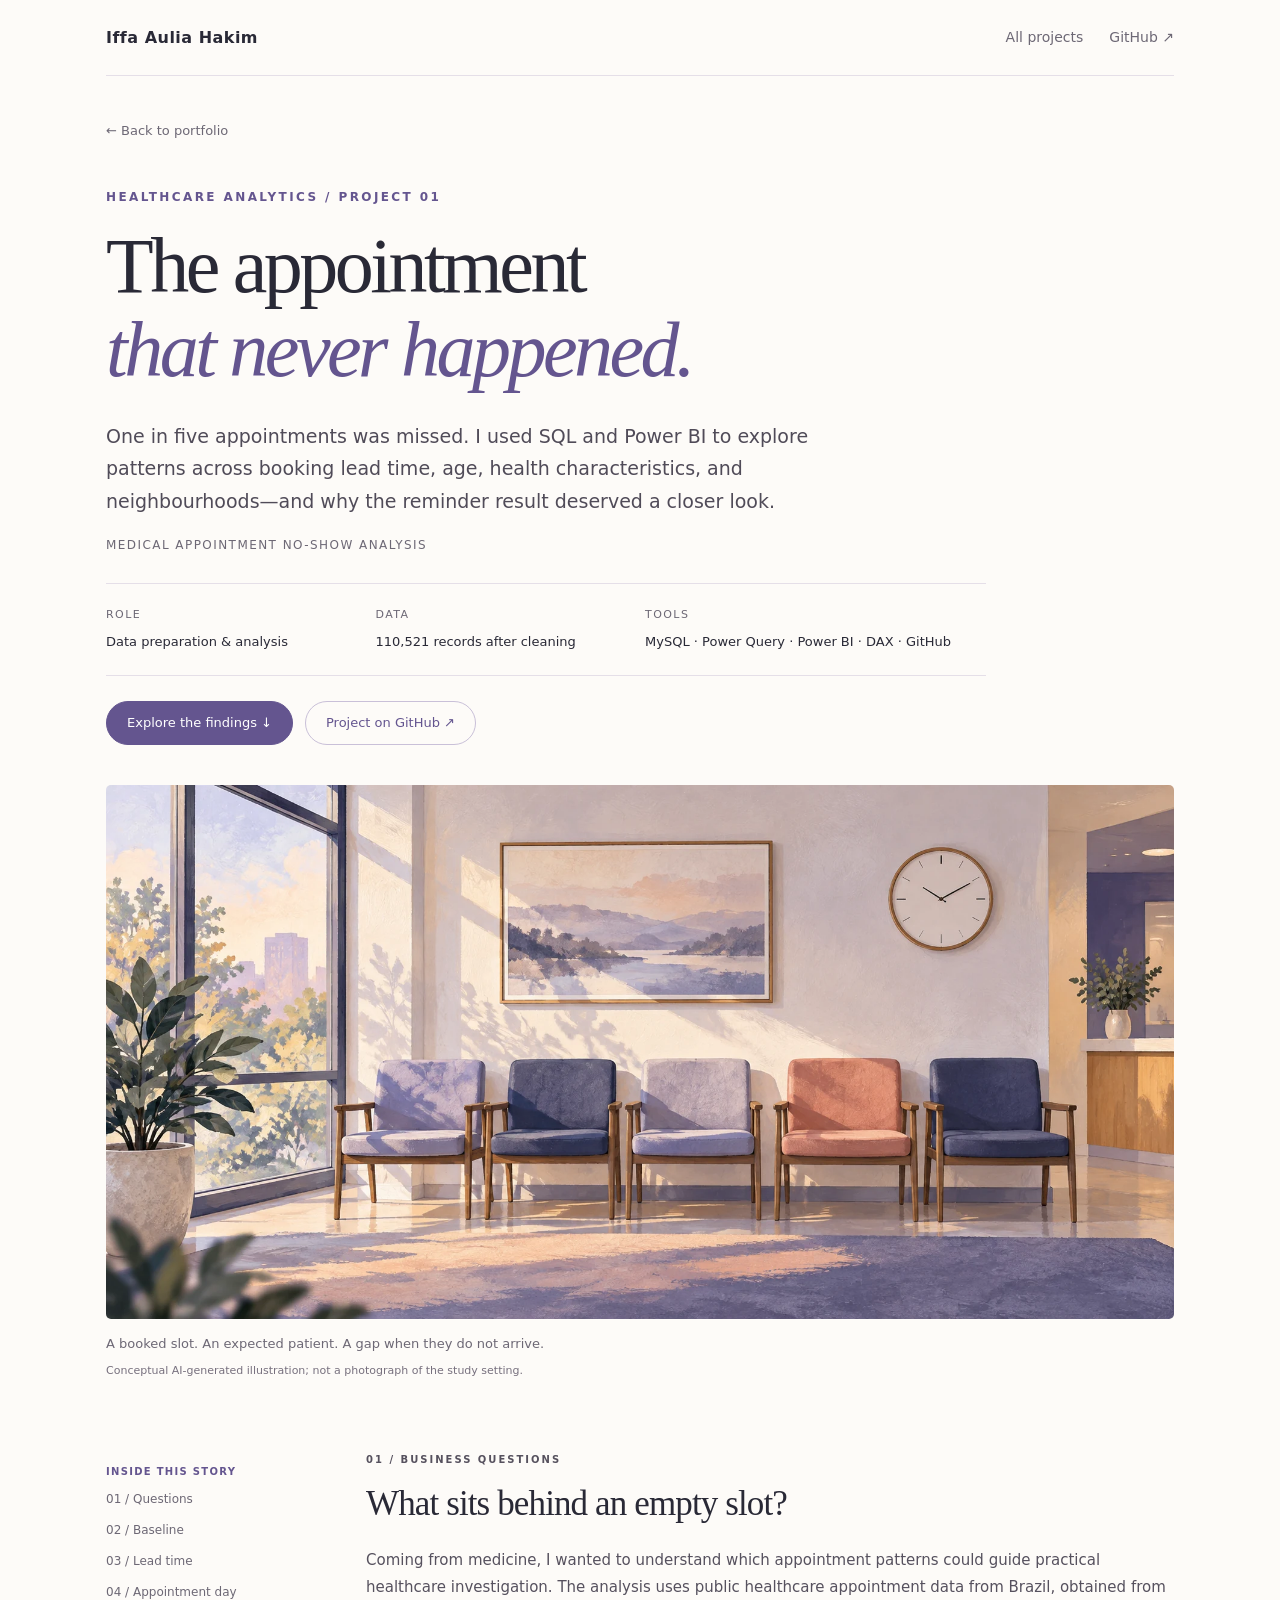
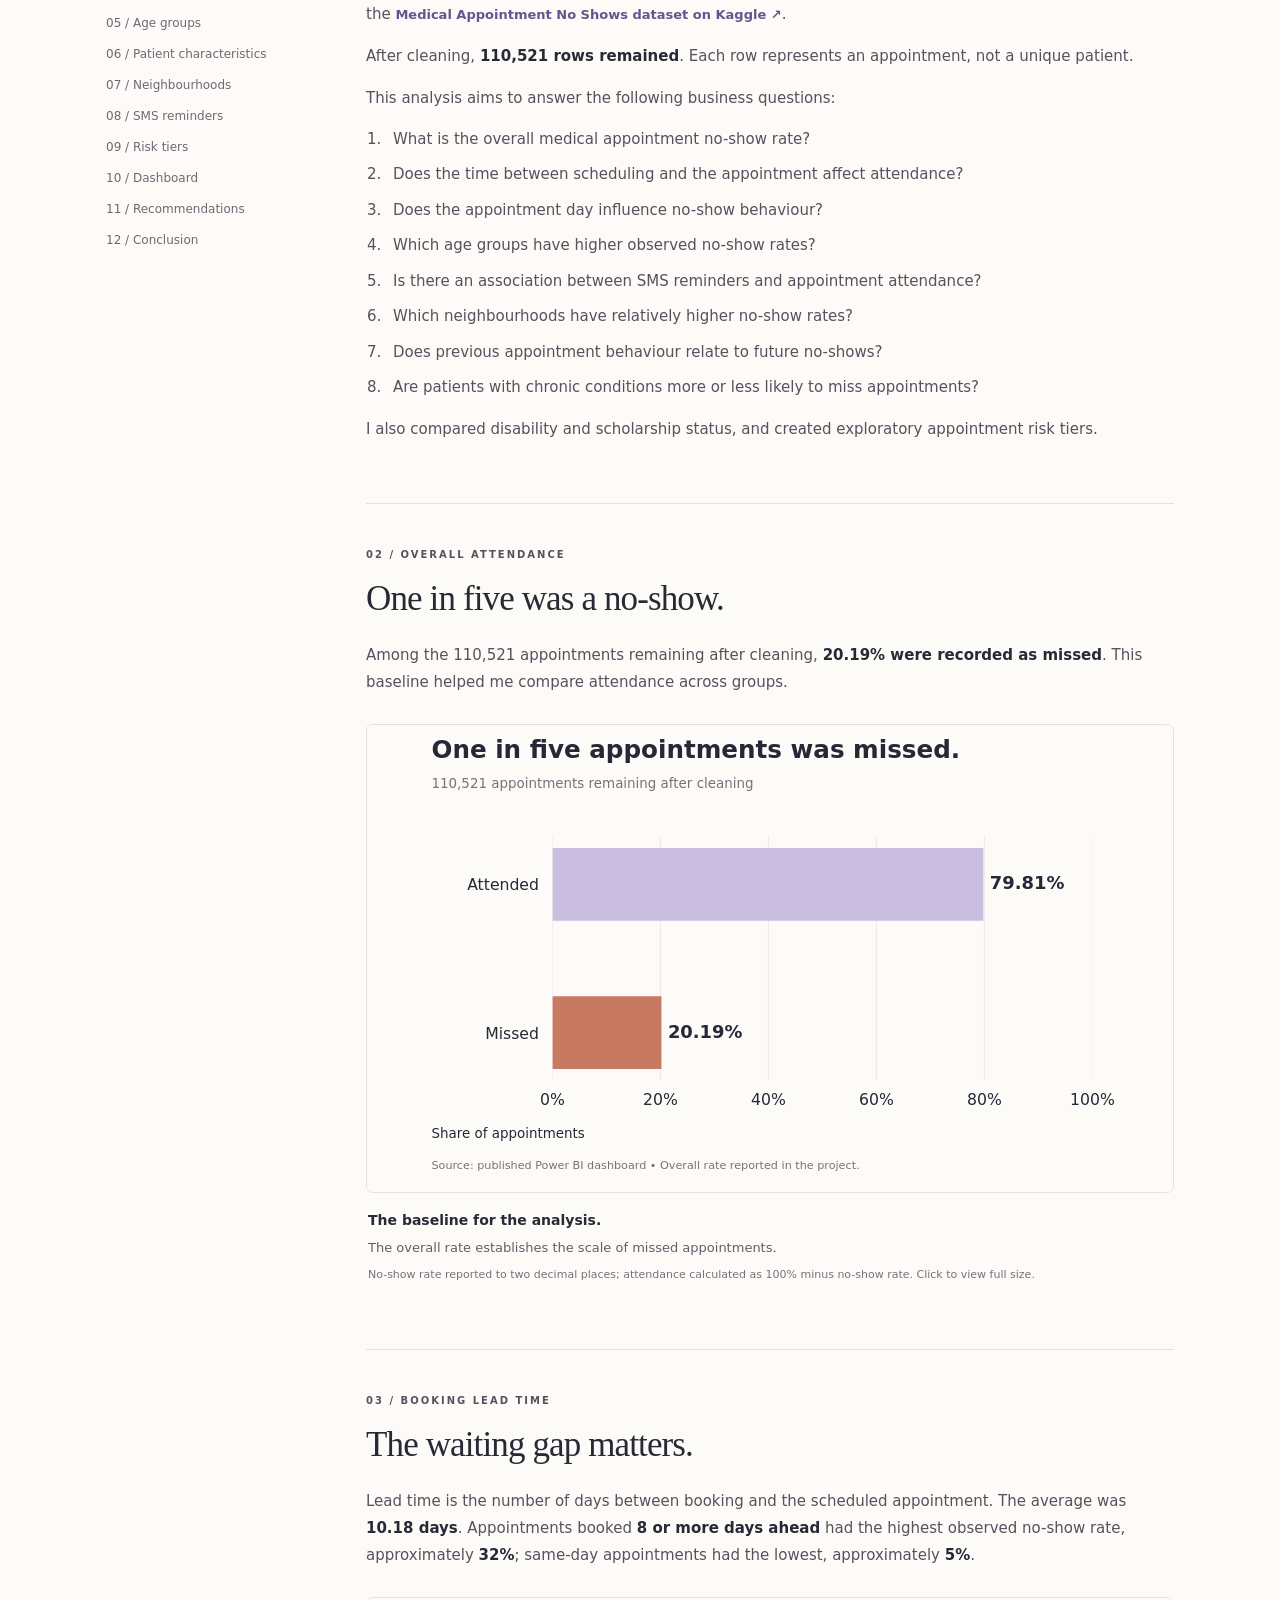
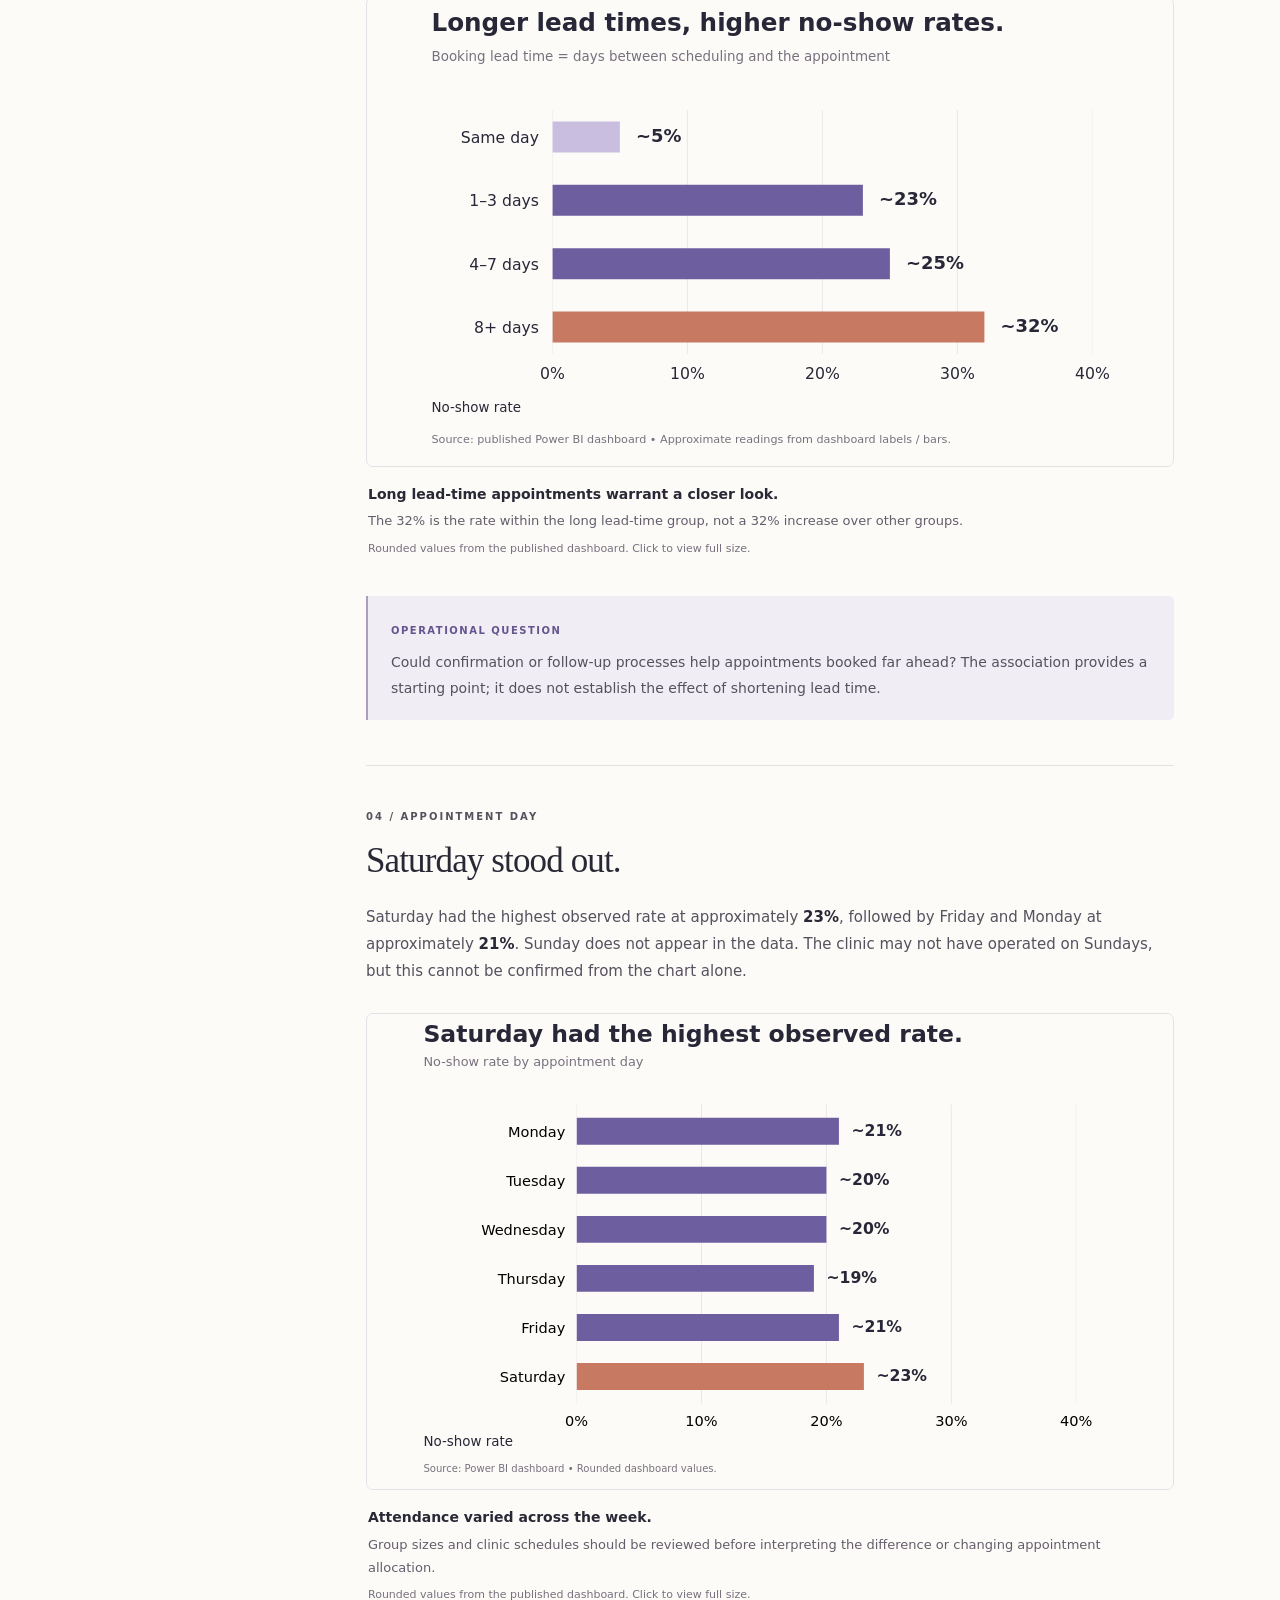
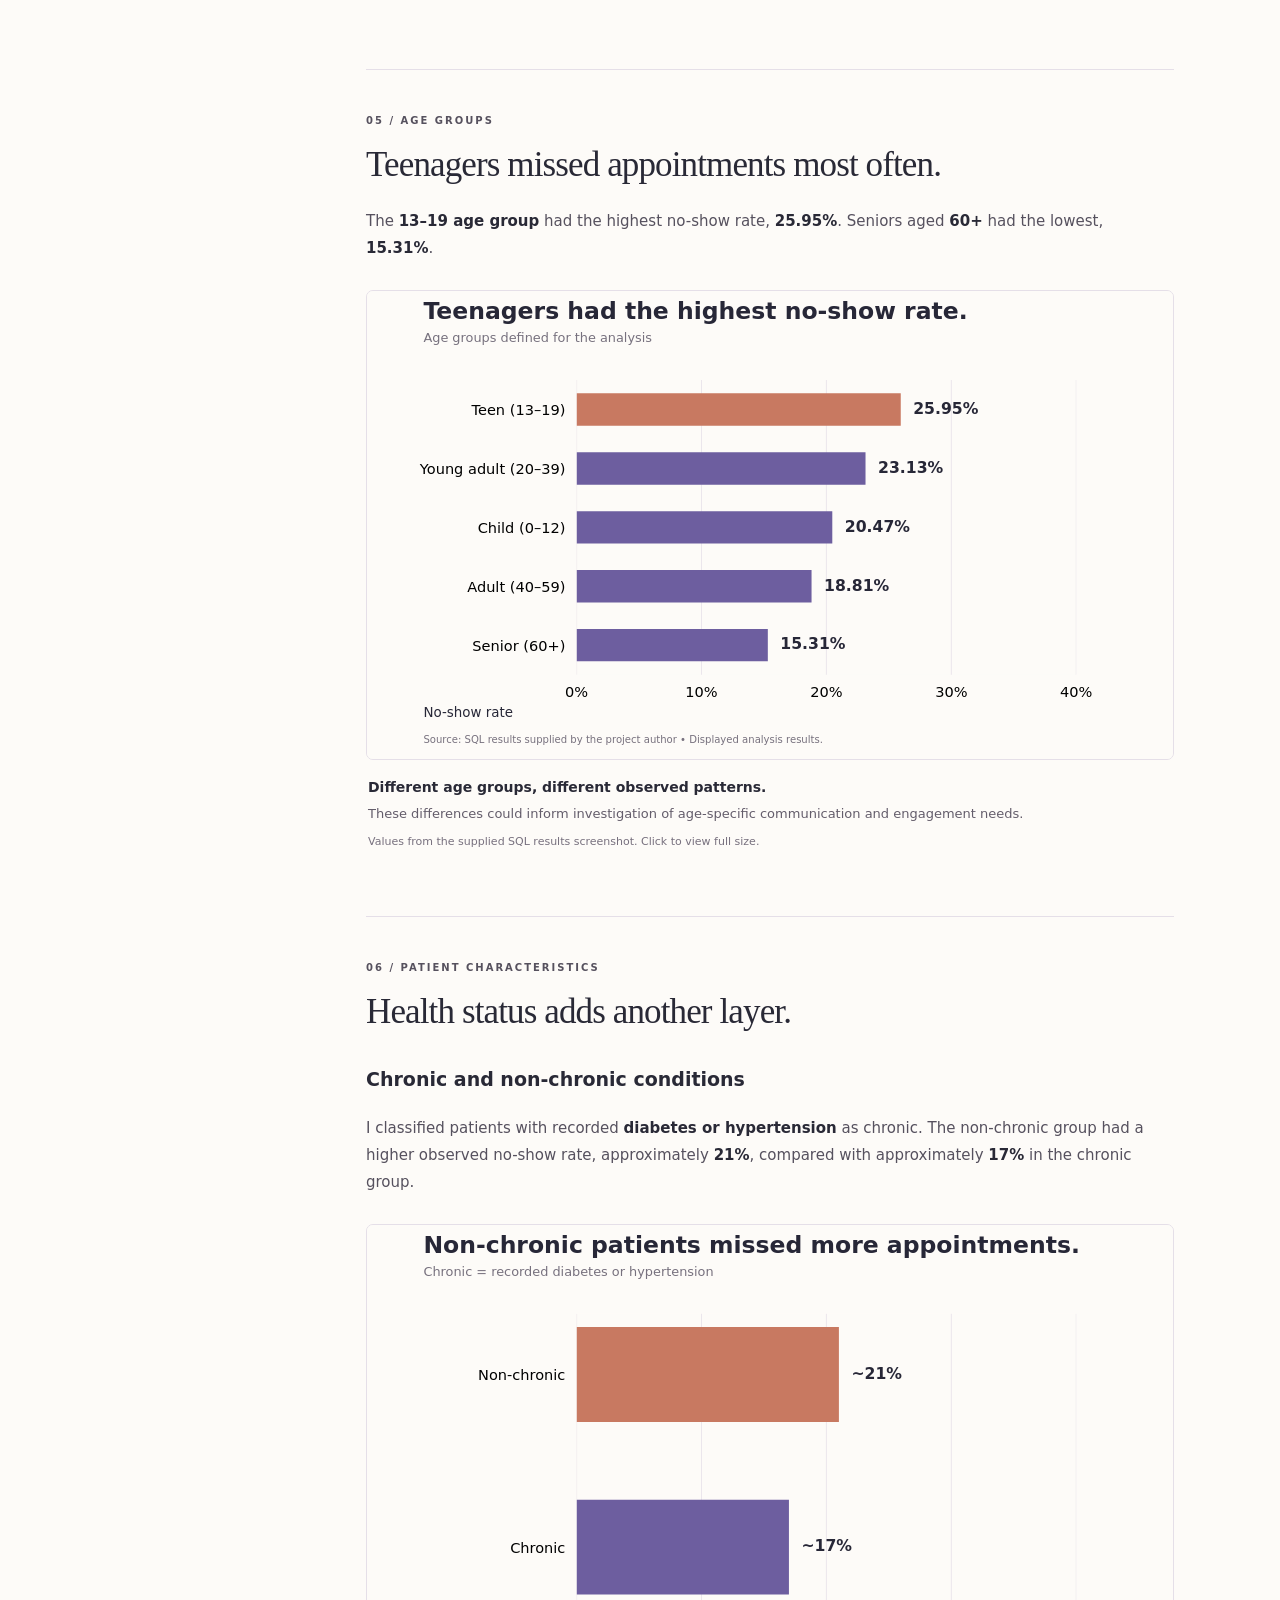
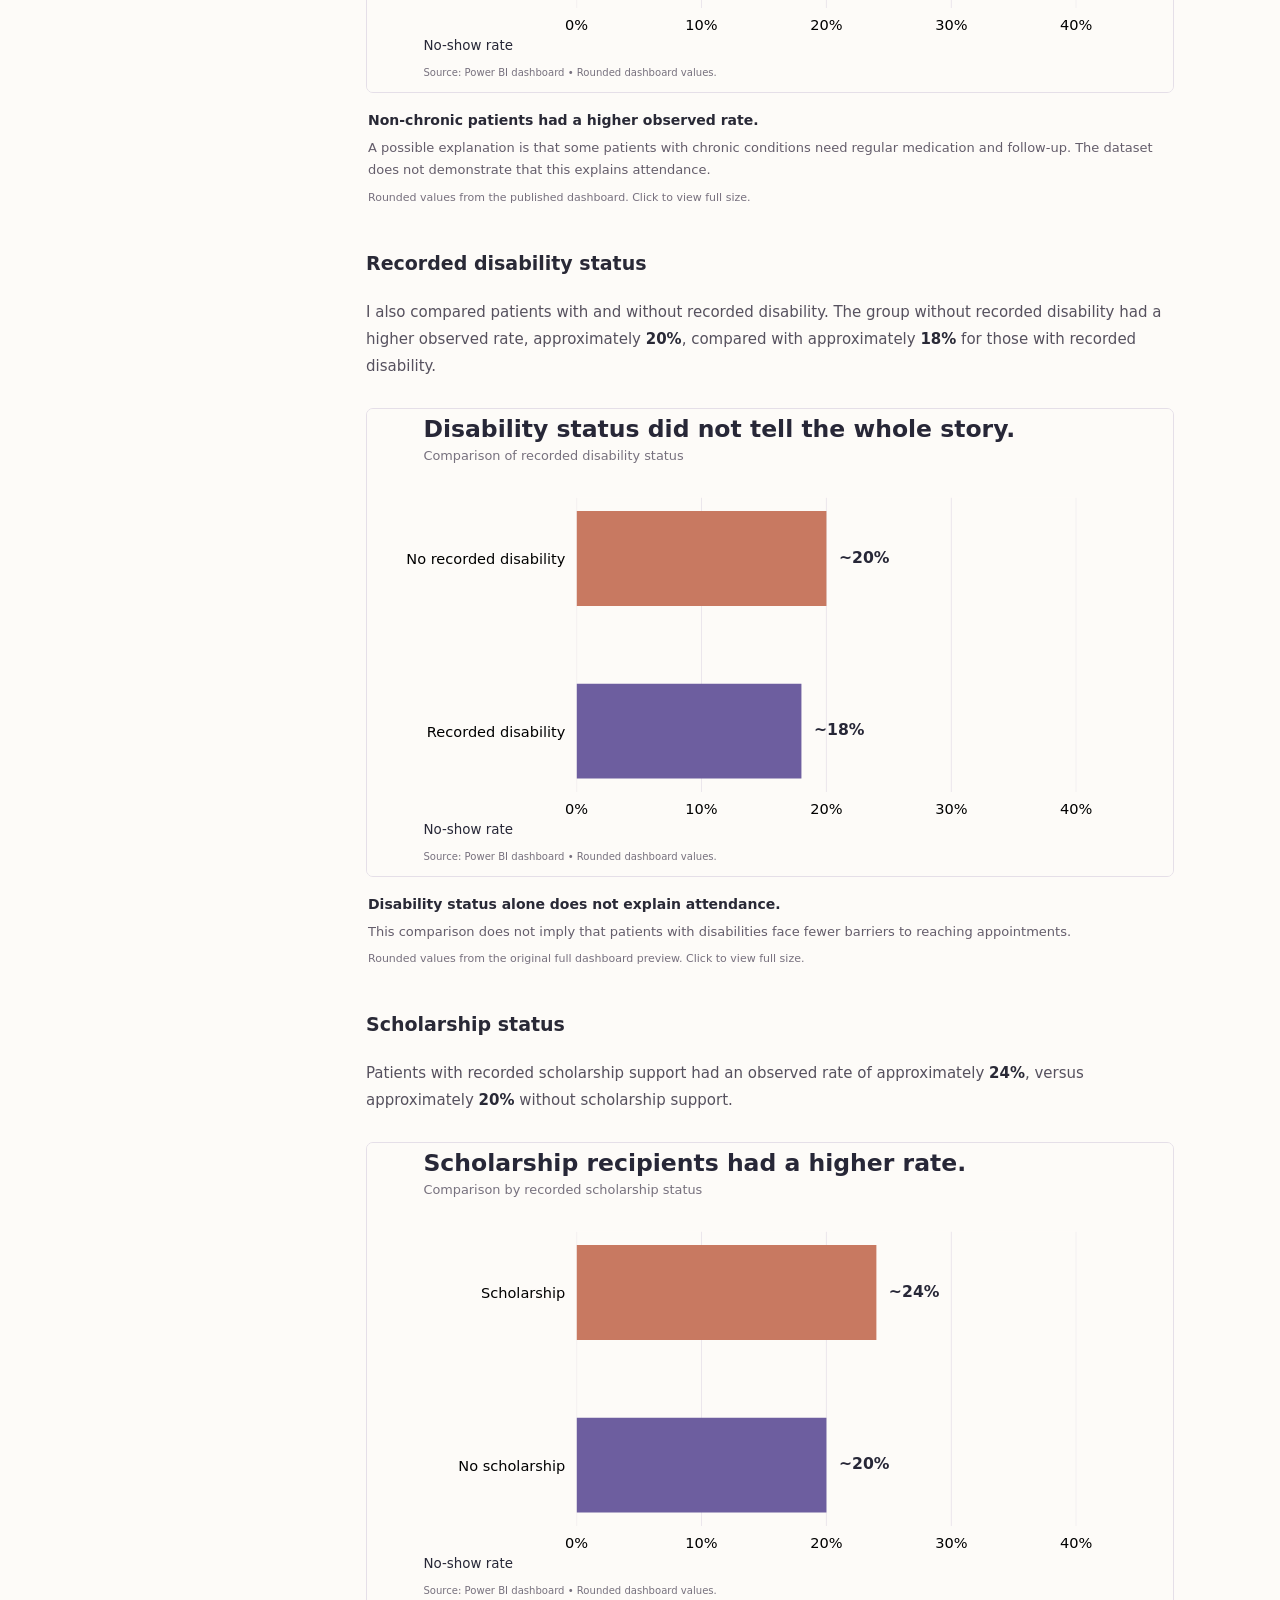
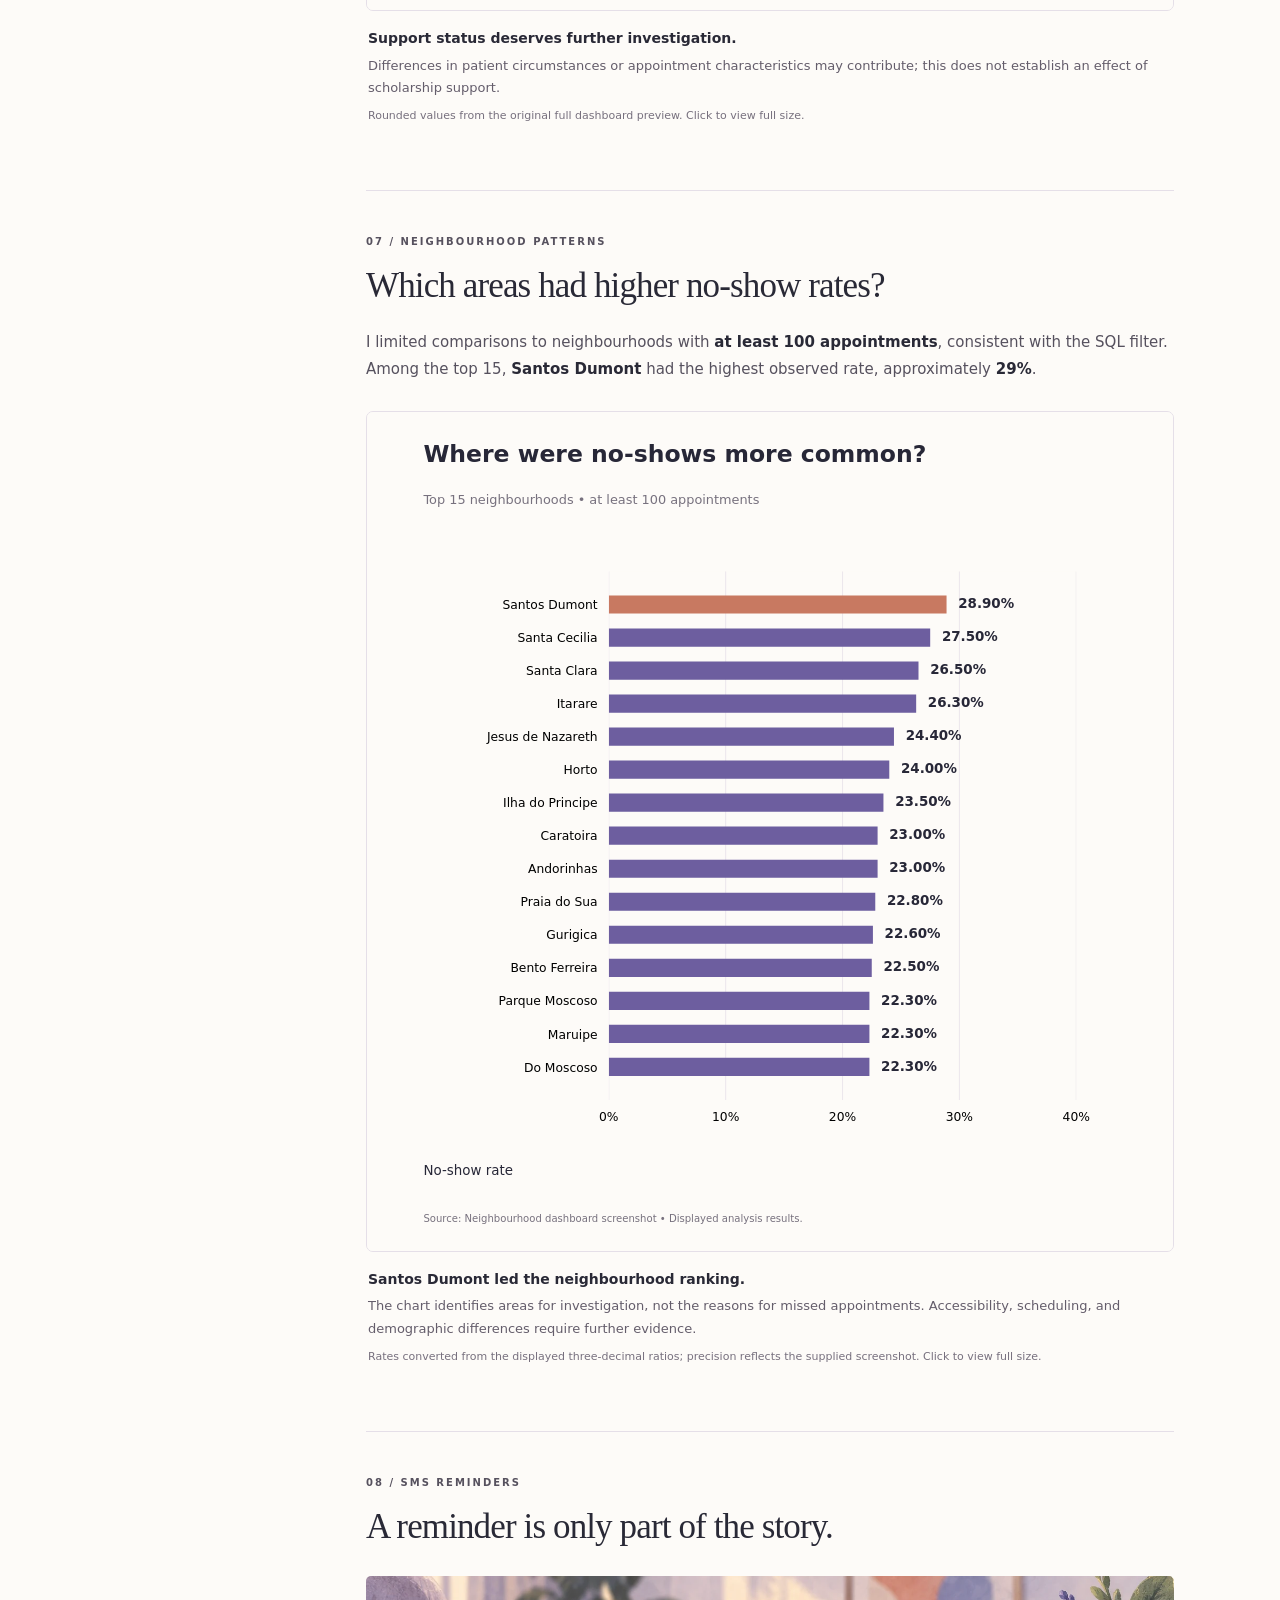
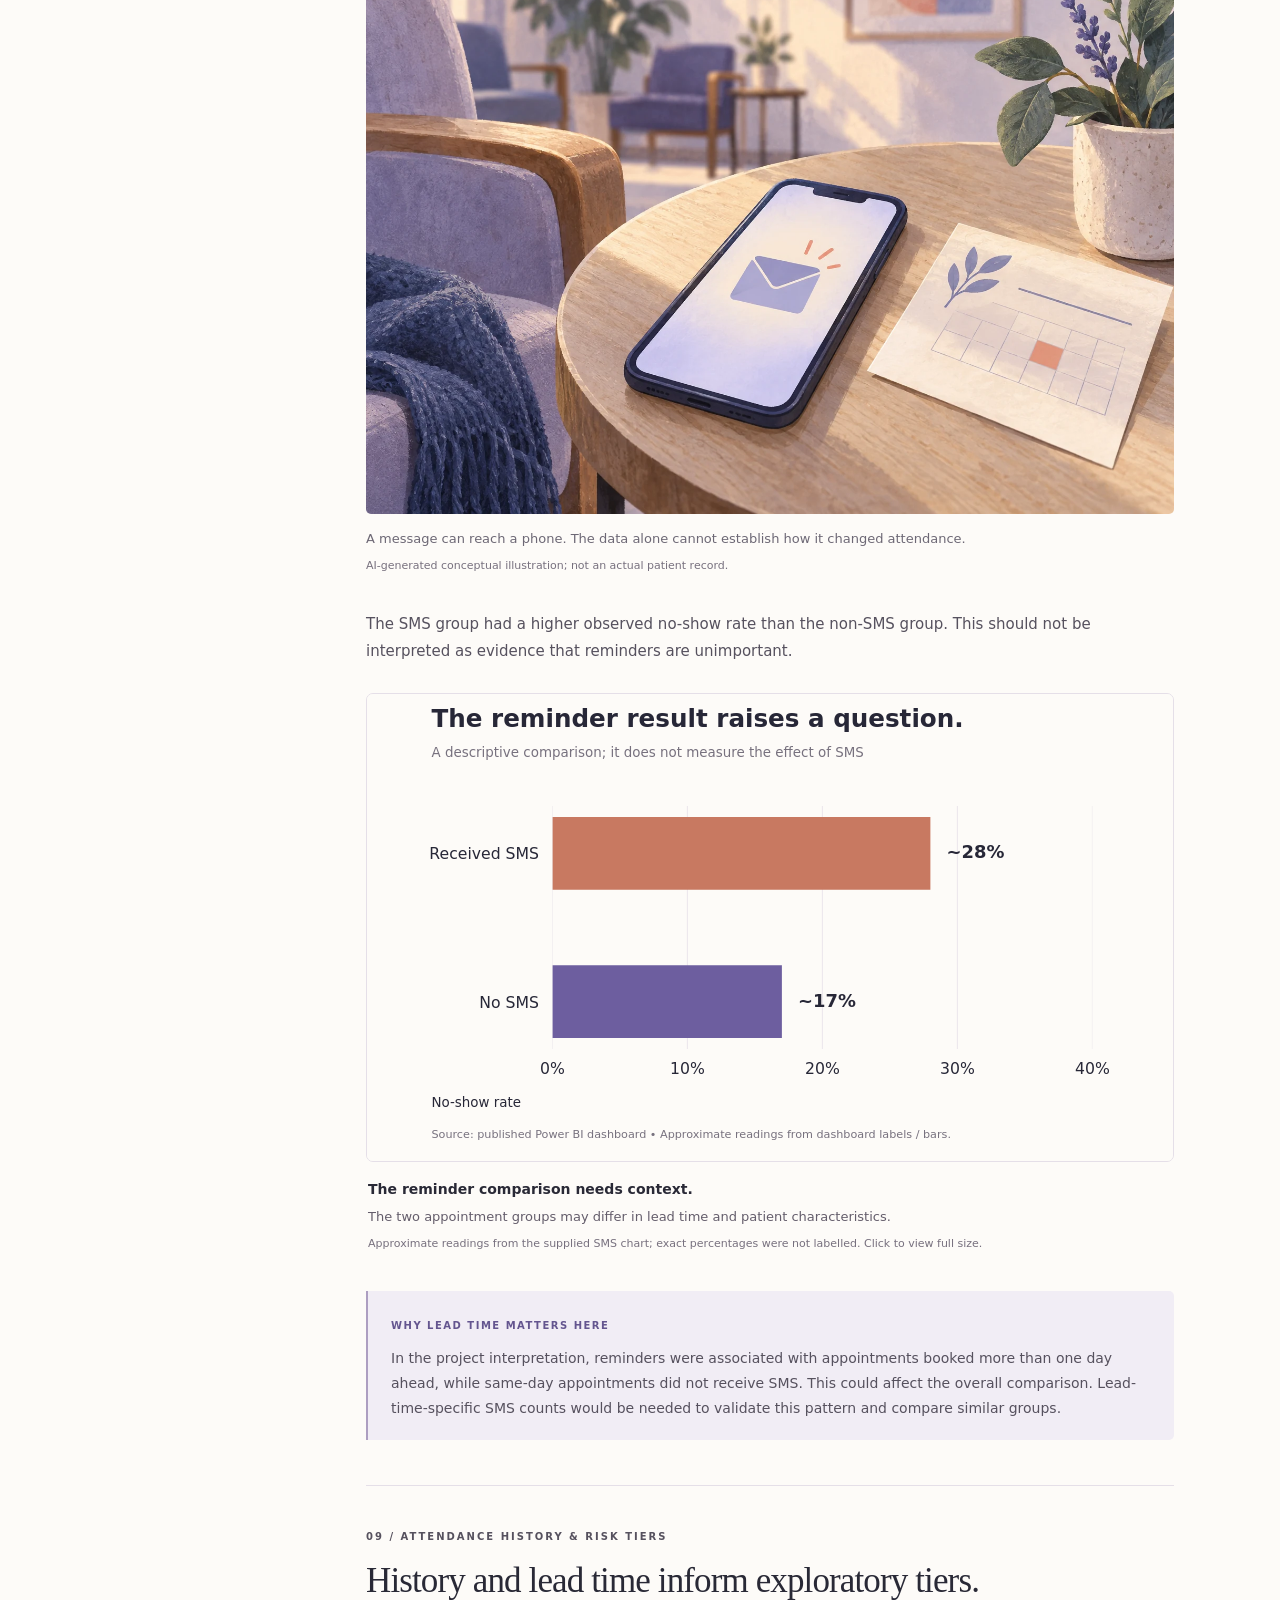
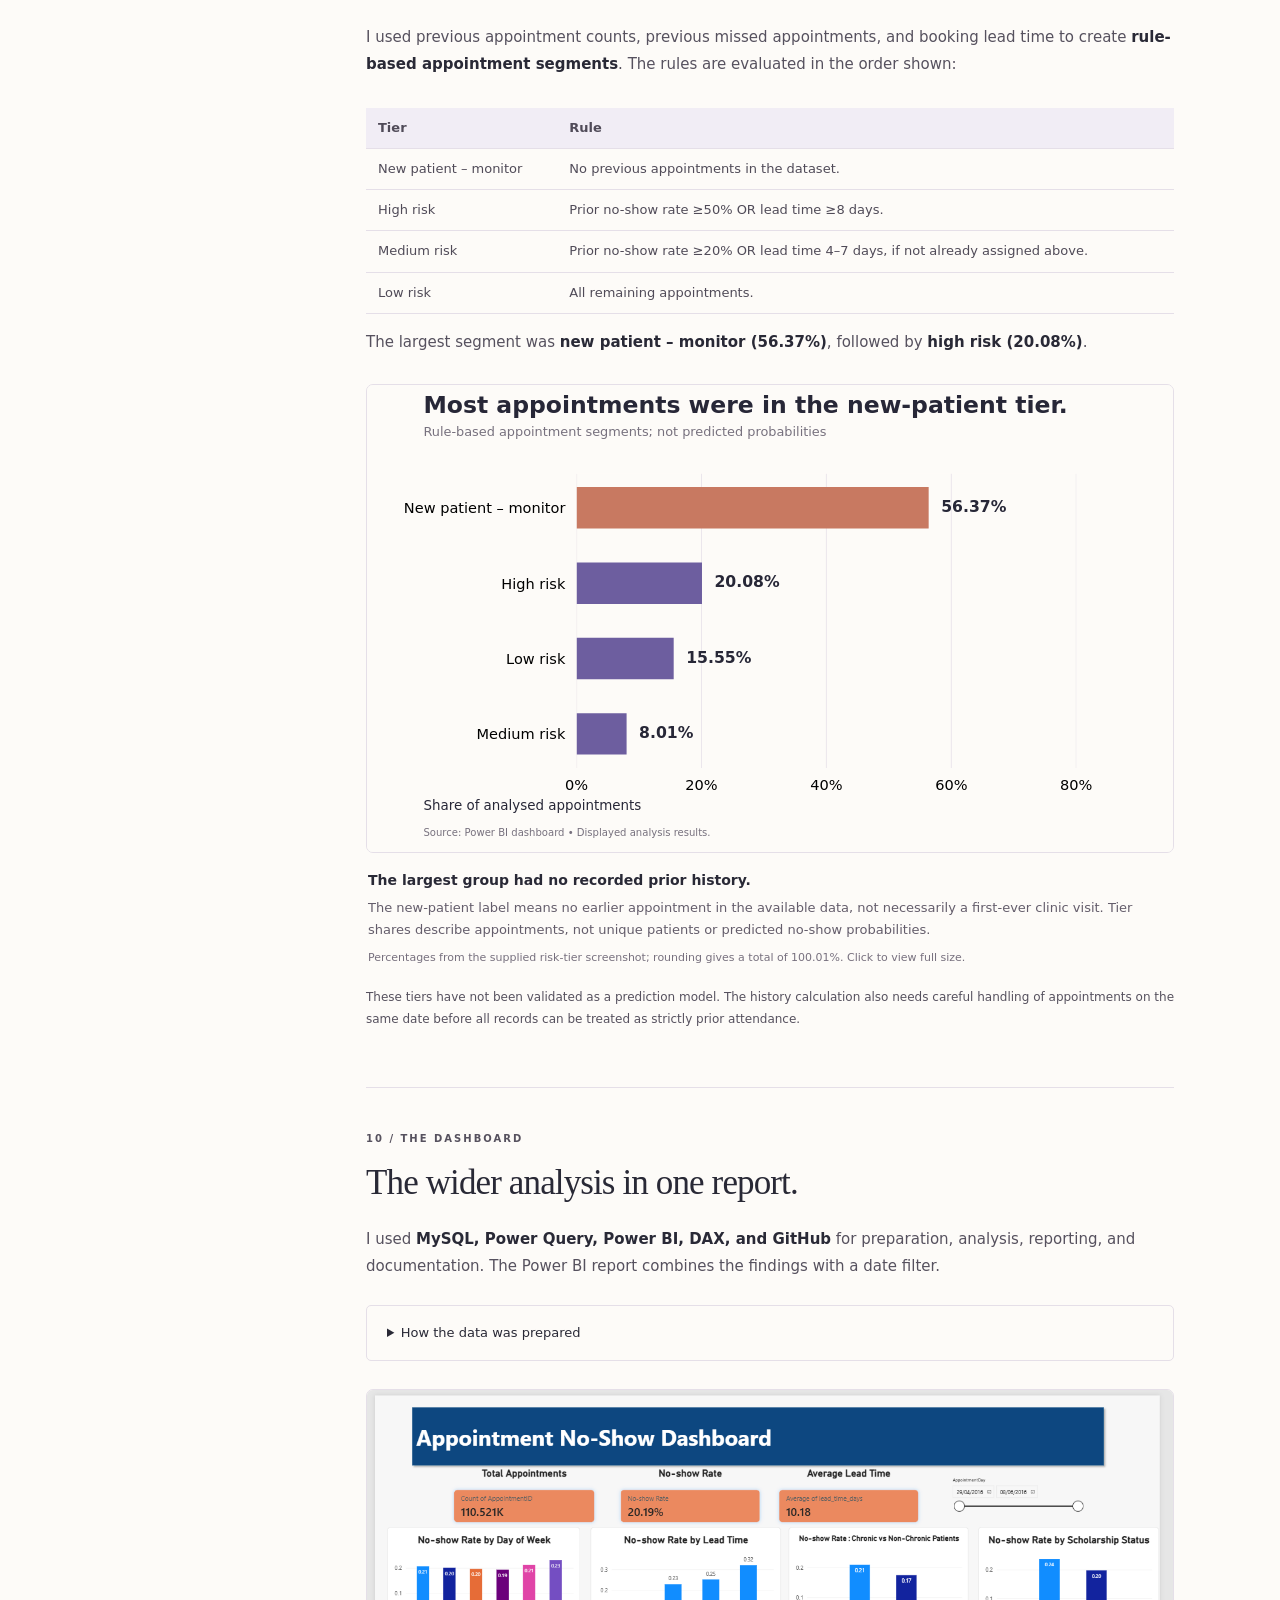
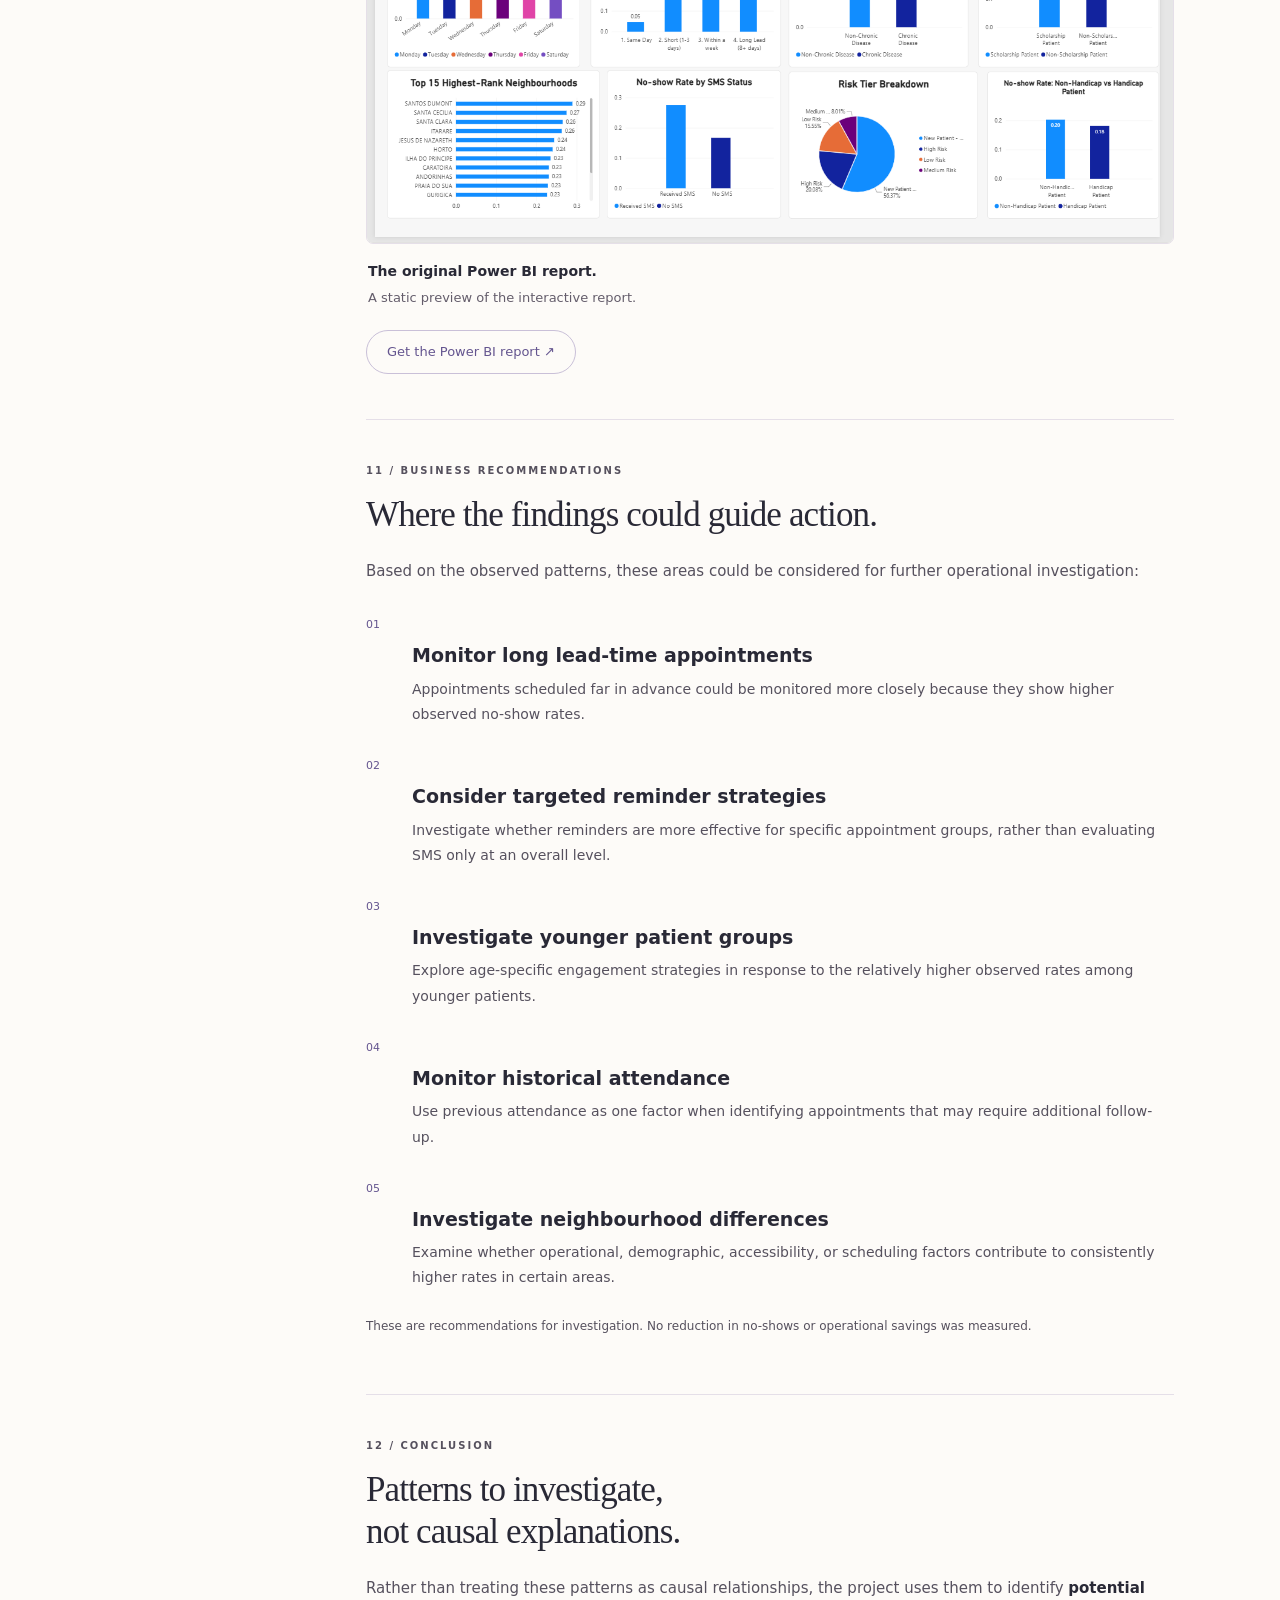
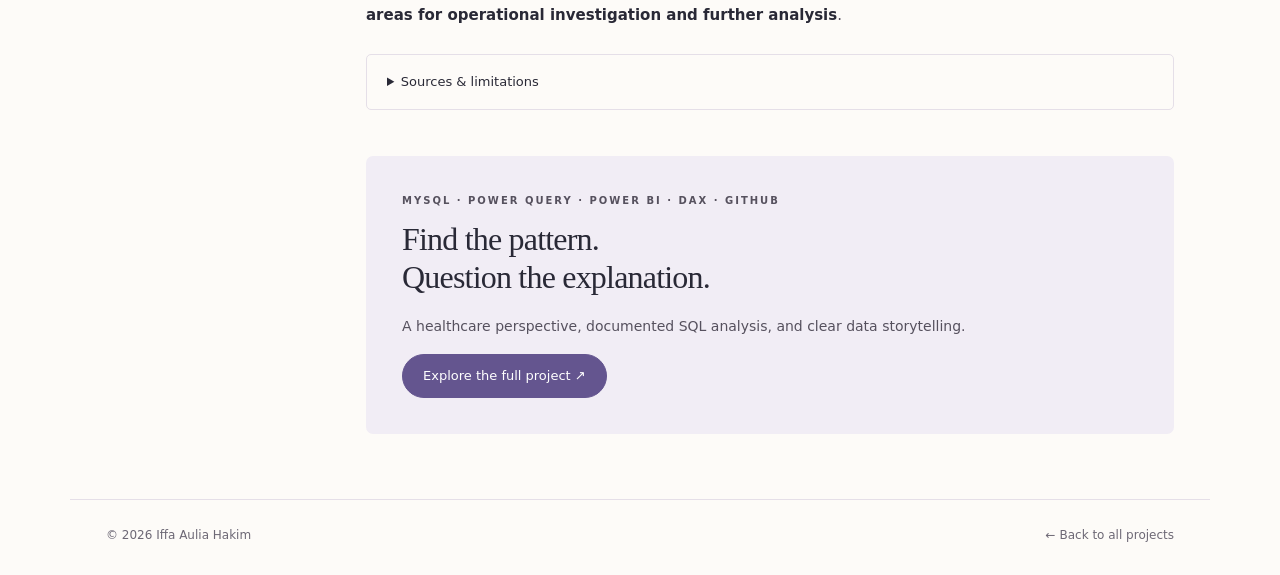
<file: medical-appointment.html>
<!doctype html>
<html lang="en">
<head>
  <meta charset="utf-8">
  <meta name="viewport" content="width=device-width, initial-scale=1">
  <meta name="description" content="One in five appointments was missed. Explore a healthcare data story about booking lead time, SMS reminders and appointment attendance, by Iffa Aulia Hakim.">
  <title>The Appointment That Never Happened | Iffa Aulia Hakim</title>
  <link rel="stylesheet" href="style.css">
  <link rel="stylesheet" href="case-study.css">
</head>
<body class="story-page">
<a class="skip-link" href="#story-content">Skip to the story</a>
<header class="story-wrap">
  <nav class="nav" aria-label="Main navigation">
    <a class="brand" href="index.html">Iffa Aulia Hakim</a>
    <div class="links"><a href="index.html#projects">All projects</a><a href="https://github.com/iffaaulia" target="_blank" rel="noopener noreferrer">GitHub ↗</a></div>
  </nav>
</header>
<main id="story-content">
  <header class="story-head story-wrap">
    <a class="back-link" href="index.html#projects">← Back to portfolio</a>
    <p class="eyebrow">Healthcare analytics / Project 01</p>
    <h1>The appointment<br><em>that never happened.</em></h1>
    <p class="story-lede">One in five appointments was missed. I used SQL and Power BI to explore patterns across booking lead time, age, health characteristics, and neighbourhoods—and why the reminder result deserved a closer look.</p>
    <p class="project-subtitle">Medical Appointment No-Show Analysis</p>
    <dl class="story-facts">
      <div><dt>Role</dt><dd>Data preparation &amp; analysis</dd></div>
      <div><dt>Data</dt><dd>110,521 records after cleaning</dd></div>
      <div><dt>Tools</dt><dd>MySQL · Power Query · Power BI · DAX · GitHub</dd></div>
    </dl>
    <div class="story-actions">
      <a class="button" href="#findings">Explore the findings ↓</a>
      <a class="button secondary" href="https://github.com/iffaaulia/medical-appointment-no-show-analysis" target="_blank" rel="noopener noreferrer">Project on GitHub ↗</a>
    </div>
  </header>
  <figure class="story-hero story-wrap">
    <img src="images/clinic-illustration.webp" alt="Editorial illustration of a quiet clinic waiting room with five empty chairs in soft afternoon light" width="1774" height="887" fetchpriority="high">
    <figcaption>A booked slot. An expected patient. A gap when they do not arrive.<span class="credit">Conceptual AI-generated illustration; not a photograph of the study setting.</span></figcaption>
  </figure>
  <div class="story-layout story-wrap">
    <aside class="story-index" aria-label="On this page">
      <p class="eyebrow">Inside this story</p>
      <nav aria-label="Story sections"><a href="#question">01 / Questions</a><a href="#findings">02 / Baseline</a><a href="#lead-time">03 / Lead time</a><a href="#weekday">04 / Appointment day</a><a href="#age">05 / Age groups</a><a href="#health">06 / Patient characteristics</a><a href="#neighbourhood">07 / Neighbourhoods</a><a href="#reminders">08 / SMS reminders</a><a href="#risk">09 / Risk tiers</a><a href="#dashboard">10 / Dashboard</a><a href="#recommendations">11 / Recommendations</a><a href="#conclusion">12 / Conclusion</a></nav>
    </aside>
    <article class="story-body"><section id="question" class="chapter"><p class="eyebrow">01 / Business questions</p><h2>What sits behind an empty slot?</h2><p>Coming from medicine, I wanted to understand which appointment patterns could guide practical healthcare investigation. The analysis uses public healthcare appointment data from Brazil, obtained from the <a class="text-link" style="margin-top:0" href="https://www.kaggle.com/datasets/joniarroba/noshowappointments" target="_blank" rel="noopener noreferrer">Medical Appointment No Shows dataset on Kaggle ↗</a>.</p><p>After cleaning, <strong>110,521 rows remained</strong>. Each row represents an appointment, not a unique patient.</p><p>This analysis aims to answer the following business questions:</p><ol class="story-questions"><li>What is the overall medical appointment no-show rate?</li><li>Does the time between scheduling and the appointment affect attendance?</li><li>Does the appointment day influence no-show behaviour?</li><li>Which age groups have higher observed no-show rates?</li><li>Is there an association between SMS reminders and appointment attendance?</li><li>Which neighbourhoods have relatively higher no-show rates?</li><li>Does previous appointment behaviour relate to future no-shows?</li><li>Are patients with chronic conditions more or less likely to miss appointments?</li></ol><p>I also compared disability and scholarship status, and created exploratory appointment risk tiers.</p></section><section id="findings" class="chapter"><p class="eyebrow">02 / Overall attendance</p><h2>One in five was a no-show.</h2><p>Among the 110,521 appointments remaining after cleaning, <strong>20.19% were recorded as missed</strong>. This baseline helped me compare attendance across groups.</p><figure class="story-figure"><a href="images/charts/attendance.svg" target="_blank" rel="noopener noreferrer" aria-label="Open attendance chart full size"><img src="images/charts/attendance.svg" alt="79.81 percent attended; 20.19 percent missed." loading="lazy"></a><figcaption><strong>The baseline for the analysis.</strong>The overall rate establishes the scale of missed appointments.<span class="credit">No-show rate reported to two decimal places; attendance calculated as 100% minus no-show rate. Click to view full size.</span></figcaption></figure></section><section id="lead-time" class="chapter"><p class="eyebrow">03 / Booking lead time</p><h2>The waiting gap matters.</h2><p>Lead time is the number of days between booking and the scheduled appointment. The average was <strong>10.18 days</strong>. Appointments booked <strong>8 or more days ahead</strong> had the highest observed no-show rate, approximately <strong>32%</strong>; same-day appointments had the lowest, approximately <strong>5%</strong>.</p><figure class="story-figure"><a href="images/charts/lead-time.svg" target="_blank" rel="noopener noreferrer" aria-label="Open lead-time chart full size"><img src="images/charts/lead-time.svg" alt="No-show rates: same day about 5 percent, 1–3 days 23 percent, 4–7 days 25 percent, 8+ days 32 percent." loading="lazy"></a><figcaption><strong>Long lead-time appointments warrant a closer look.</strong>The 32% is the rate within the long lead-time group, not a 32% increase over other groups.<span class="credit">Rounded values from the published dashboard. Click to view full size.</span></figcaption></figure><div class="story-note"><span>Operational question</span><p>Could confirmation or follow-up processes help appointments booked far ahead? The association provides a starting point; it does not establish the effect of shortening lead time.</p></div></section><section id="weekday" class="chapter"><p class="eyebrow">04 / Appointment day</p><h2>Saturday stood out.</h2><p>Saturday had the highest observed rate at approximately <strong>23%</strong>, followed by Friday and Monday at approximately <strong>21%</strong>. Sunday does not appear in the data. The clinic may not have operated on Sundays, but this cannot be confirmed from the chart alone.</p><figure class="story-figure"><a href="images/charts/weekday.svg" target="_blank" rel="noopener noreferrer" aria-label="Open weekday chart full size"><img src="images/charts/weekday.svg" alt="Monday 21 percent, Tuesday 20 percent, Wednesday 20 percent, Thursday 19 percent, Friday 21 percent, Saturday 23 percent." loading="lazy"></a><figcaption><strong>Attendance varied across the week.</strong>Group sizes and clinic schedules should be reviewed before interpreting the difference or changing appointment allocation.<span class="credit">Rounded values from the published dashboard. Click to view full size.</span></figcaption></figure></section><section id="age" class="chapter"><p class="eyebrow">05 / Age groups</p><h2>Teenagers missed appointments most often.</h2><p>The <strong>13–19 age group</strong> had the highest no-show rate, <strong>25.95%</strong>. Seniors aged <strong>60+</strong> had the lowest, <strong>15.31%</strong>.</p><figure class="story-figure"><a href="images/charts/age.svg" target="_blank" rel="noopener noreferrer" aria-label="Open age chart full size"><img src="images/charts/age.svg" alt="Teen 25.95 percent, young adult 23.13 percent, child 20.47 percent, adult 18.81 percent, senior 15.31 percent." loading="lazy"></a><figcaption><strong>Different age groups, different observed patterns.</strong>These differences could inform investigation of age-specific communication and engagement needs.<span class="credit">Values from the supplied SQL results screenshot. Click to view full size.</span></figcaption></figure></section><section id="health" class="chapter"><p class="eyebrow">06 / Patient characteristics</p><h2>Health status adds another layer.</h2><h3>Chronic and non-chronic conditions</h3><p>I classified patients with recorded <strong>diabetes or hypertension</strong> as chronic. The non-chronic group had a higher observed no-show rate, approximately <strong>21%</strong>, compared with approximately <strong>17%</strong> in the chronic group.</p><figure class="story-figure"><a href="images/charts/chronic.svg" target="_blank" rel="noopener noreferrer" aria-label="Open chronic chart full size"><img src="images/charts/chronic.svg" alt="Non-chronic no-show rate approximately 21 percent; chronic approximately 17 percent." loading="lazy"></a><figcaption><strong>Non-chronic patients had a higher observed rate.</strong>A possible explanation is that some patients with chronic conditions need regular medication and follow-up. The dataset does not demonstrate that this explains attendance.<span class="credit">Rounded values from the published dashboard. Click to view full size.</span></figcaption></figure><h3>Recorded disability status</h3><p>I also compared patients with and without recorded disability. The group without recorded disability had a higher observed rate, approximately <strong>20%</strong>, compared with approximately <strong>18%</strong> for those with recorded disability.</p><figure class="story-figure"><a href="images/charts/disability.svg" target="_blank" rel="noopener noreferrer" aria-label="Open disability chart full size"><img src="images/charts/disability.svg" alt="No recorded disability approximately 20 percent; recorded disability approximately 18 percent." loading="lazy"></a><figcaption><strong>Disability status alone does not explain attendance.</strong>This comparison does not imply that patients with disabilities face fewer barriers to reaching appointments.<span class="credit">Rounded values from the original full dashboard preview. Click to view full size.</span></figcaption></figure><h3>Scholarship status</h3><p>Patients with recorded scholarship support had an observed rate of approximately <strong>24%</strong>, versus approximately <strong>20%</strong> without scholarship support.</p><figure class="story-figure"><a href="images/charts/scholarship.svg" target="_blank" rel="noopener noreferrer" aria-label="Open scholarship chart full size"><img src="images/charts/scholarship.svg" alt="Scholarship approximately 24 percent; no scholarship approximately 20 percent." loading="lazy"></a><figcaption><strong>Support status deserves further investigation.</strong>Differences in patient circumstances or appointment characteristics may contribute; this does not establish an effect of scholarship support.<span class="credit">Rounded values from the original full dashboard preview. Click to view full size.</span></figcaption></figure></section><section id="neighbourhood" class="chapter"><p class="eyebrow">07 / Neighbourhood patterns</p><h2>Which areas had higher no-show rates?</h2><p>I limited comparisons to neighbourhoods with <strong>at least 100 appointments</strong>, consistent with the SQL filter. Among the top 15, <strong>Santos Dumont</strong> had the highest observed rate, approximately <strong>29%</strong>.</p><figure class="story-figure"><a href="images/charts/neighbourhood.svg" target="_blank" rel="noopener noreferrer" aria-label="Open neighbourhood chart full size"><img src="images/charts/neighbourhood.svg" alt="Top 15 neighbourhood no-show rates, led by Santos Dumont at 28.9 percent." loading="lazy"></a><figcaption><strong>Santos Dumont led the neighbourhood ranking.</strong>The chart identifies areas for investigation, not the reasons for missed appointments. Accessibility, scheduling, and demographic differences require further evidence.<span class="credit">Rates converted from the displayed three-decimal ratios; precision reflects the supplied screenshot. Click to view full size.</span></figcaption></figure></section><section id="reminders" class="chapter"><p class="eyebrow">08 / SMS reminders</p><h2>A reminder is only part of the story.</h2><figure class="context-figure"><img src="images/reminder-illustration.webp" alt="Conceptual illustration of a phone reminder beside an appointment calendar" loading="lazy"><figcaption>A message can reach a phone. The data alone cannot establish how it changed attendance.<span class="credit">AI-generated conceptual illustration; not an actual patient record.</span></figcaption></figure><p>The SMS group had a higher observed no-show rate than the non-SMS group. This should not be interpreted as evidence that reminders are unimportant.</p><figure class="story-figure"><a href="images/charts/sms.svg" target="_blank" rel="noopener noreferrer" aria-label="Open sms chart full size"><img src="images/charts/sms.svg" alt="Received SMS about 28 percent; no SMS about 17 percent." loading="lazy"></a><figcaption><strong>The reminder comparison needs context.</strong>The two appointment groups may differ in lead time and patient characteristics.<span class="credit">Approximate readings from the supplied SMS chart; exact percentages were not labelled. Click to view full size.</span></figcaption></figure><div class="story-note"><span>Why lead time matters here</span><p>In the project interpretation, reminders were associated with appointments booked more than one day ahead, while same-day appointments did not receive SMS. This could affect the overall comparison. Lead-time-specific SMS counts would be needed to validate this pattern and compare similar groups.</p></div></section><section id="risk" class="chapter"><p class="eyebrow">09 / Attendance history &amp; risk tiers</p><h2>History and lead time inform exploratory tiers.</h2><p>I used previous appointment counts, previous missed appointments, and booking lead time to create <strong>rule-based appointment segments</strong>. The rules are evaluated in the order shown:</p><div class="risk-table"><table><thead><tr><th scope="col">Tier</th><th scope="col">Rule</th></tr></thead><tbody><tr><th scope="row">New patient – monitor</th><td>No previous appointments in the dataset.</td></tr><tr><th scope="row">High risk</th><td>Prior no-show rate ≥50% OR lead time ≥8 days.</td></tr><tr><th scope="row">Medium risk</th><td>Prior no-show rate ≥20% OR lead time 4–7 days, if not already assigned above.</td></tr><tr><th scope="row">Low risk</th><td>All remaining appointments.</td></tr></tbody></table></div><p>The largest segment was <strong>new patient – monitor (56.37%)</strong>, followed by <strong>high risk (20.08%)</strong>.</p><figure class="story-figure"><a href="images/charts/risk.svg" target="_blank" rel="noopener noreferrer" aria-label="Open risk chart full size"><img src="images/charts/risk.svg" alt="Tier shares: new patient 56.37 percent, high risk 20.08 percent, low risk 15.55 percent, medium risk 8.01 percent." loading="lazy"></a><figcaption><strong>The largest group had no recorded prior history.</strong>The new-patient label means no earlier appointment in the available data, not necessarily a first-ever clinic visit. Tier shares describe appointments, not unique patients or predicted no-show probabilities.<span class="credit">Percentages from the supplied risk-tier screenshot; rounding gives a total of 100.01%. Click to view full size.</span></figcaption></figure><p class="small muted">These tiers have not been validated as a prediction model. The history calculation also needs careful handling of appointments on the same date before all records can be treated as strictly prior attendance.</p></section><section id="dashboard" class="chapter"><p class="eyebrow">10 / The dashboard</p><h2>The wider analysis in one report.</h2><p>I used <strong>MySQL, Power Query, Power BI, DAX, and GitHub</strong> for preparation, analysis, reporting, and documentation. The Power BI report combines the findings with a date filter.</p><details class="method-note"><summary>How the data was prepared</summary><div class="detail-body"><p>In MySQL, I standardised column names and date formats, removed records with age −1 or negative lead time, and calculated booking lead-time days and age groups. SQL aggregations supported group comparisons, while window functions and a reusable view supported attendance-history analysis.</p><p>Power Query supported preparation for reporting, DAX supplied KPI calculations, and GitHub held the SQL and project documentation.</p></div></details><figure class="story-figure"><a href="images/dashboard-preview.png" target="_blank" rel="noopener noreferrer"><img src="images/dashboard-preview.png" alt="Original appointment no-show Power BI dashboard" loading="lazy"></a><figcaption><strong>The original Power BI report.</strong>A static preview of the interactive report.</figcaption></figure><a class="button secondary" href="https://github.com/iffaaulia/medical-appointment-no-show-analysis/blob/main/Power%20BI/medical%20appointment%20no-show%20report.pbix" target="_blank" rel="noopener noreferrer">Get the Power BI report ↗</a></section><section id="recommendations" class="chapter"><p class="eyebrow">11 / Business recommendations</p><h2>Where the findings could guide action.</h2><p>Based on the observed patterns, these areas could be considered for further operational investigation:</p><div class="next-steps"><div><span>01</span><h3>Monitor long lead-time appointments</h3><p>Appointments scheduled far in advance could be monitored more closely because they show higher observed no-show rates.</p></div><div><span>02</span><h3>Consider targeted reminder strategies</h3><p>Investigate whether reminders are more effective for specific appointment groups, rather than evaluating SMS only at an overall level.</p></div><div><span>03</span><h3>Investigate younger patient groups</h3><p>Explore age-specific engagement strategies in response to the relatively higher observed rates among younger patients.</p></div><div><span>04</span><h3>Monitor historical attendance</h3><p>Use previous attendance as one factor when identifying appointments that may require additional follow-up.</p></div><div><span>05</span><h3>Investigate neighbourhood differences</h3><p>Examine whether operational, demographic, accessibility, or scheduling factors contribute to consistently higher rates in certain areas.</p></div></div><p class="small muted">These are recommendations for investigation. No reduction in no-shows or operational savings was measured.</p></section><section id="conclusion" class="chapter"><p class="eyebrow">12 / Conclusion</p><h2>Patterns to investigate,<br>not causal explanations.</h2><p>Rather than treating these patterns as causal relationships, the project uses them to identify <strong>potential areas for operational investigation and further analysis</strong>.</p><details class="method-note"><summary>Sources &amp; limitations</summary><div class="detail-body"><p>Sources: the Kaggle dataset, project README and SQL script, published dashboard, and analysis screenshots provided by the project author. Rates labelled approximate use rounded chart values or bar readings. Age and tier rates use the supplied numerical results.</p><p>This observational dataset does not capture every barrier to attendance. Explanations involving medication needs, clinic opening days, or reminder targeting are interpretations requiring further validation. Rule-based risk tiers are exploratory, and same-date history ordering needs refinement.</p><p>The two supporting images are AI-generated conceptual illustrations. They do not depict actual study patients or clinics.</p></div></details><div class="closing"><p class="eyebrow">MySQL · Power Query · Power BI · DAX · GitHub</p><h2>Find the pattern.<br>Question the explanation.</h2><p>A healthcare perspective, documented SQL analysis, and clear data storytelling.</p><a class="button" href="https://github.com/iffaaulia/medical-appointment-no-show-analysis" target="_blank" rel="noopener noreferrer">Explore the full project ↗</a></div></section>    </article>
  </div>
</main>
<footer class="story-wrap story-footer"><p>© 2026 Iffa Aulia Hakim</p><a href="index.html#projects">← Back to all projects</a></footer>
</body>
</html>
</file>
<file: style.css>
:root{--ink:#282735;--muted:#646371;--accent:#6455a4;--line:#e8e5ef;--paper:#faf9fd}*{box-sizing:border-box}html{scroll-behavior:smooth}body{margin:0;background:var(--paper);color:var(--ink);font:16px/1.7 system-ui,-apple-system,BlinkMacSystemFont,'Segoe UI',sans-serif}a{color:inherit;text-decoration:none}a:focus-visible{outline:3px solid var(--accent);outline-offset:6px}.wrap{max-width:1000px;margin:auto;padding:0 32px}.nav{display:flex;justify-content:space-between;align-items:center;padding-top:28px;padding-bottom:28px;border-bottom:1px solid var(--line)}.brand{font-weight:650;letter-spacing:.03em}.links{display:flex;gap:26px;font-size:14px;color:var(--muted)}.links a:hover,.text-link:hover{color:var(--accent)}.hero{text-align:center;padding:90px 0 80px}.eyebrow{text-transform:uppercase;letter-spacing:.2em;font-size:12px;color:var(--accent);font-weight:650}h1,h2,h3,p{margin-top:0}h1{font-size:clamp(38px,7vw,66px);font-weight:500;letter-spacing:-.045em;line-height:1.13;margin-bottom:20px}h1 span{display:block;color:var(--accent)}.hero p.description{max-width:470px;margin:0 auto 28px;color:var(--muted)}.button{display:inline-block;border:1px solid var(--accent);padding:10px 22px;border-radius:28px;background:var(--accent);color:white;font-size:14px}.button:hover{background:#514385}.section{border-top:1px solid var(--line);padding:54px 0}h2{font-size:29px;font-weight:500;letter-spacing:-.025em;margin-bottom:16px}.about{display:grid;grid-template-columns:1fr 2fr;gap:50px}.muted{color:var(--muted)}.tags{display:flex;flex-wrap:wrap;gap:8px}.tags span{font-size:12px;background:#f0edf8;color:#564880;padding:5px 12px;border-radius:20px}.project-grid{display:grid;grid-template-columns:repeat(2,minmax(0,1fr));gap:24px;margin-top:25px}.card{display:block;background:white;border:1px solid var(--line);border-radius:14px;overflow:hidden;transition:transform .2s,border-color .2s}.card:hover{transform:translateY(-4px);border-color:#b9acd8}.cover{aspect-ratio:16/9;background:#ebe6f5;display:flex;flex-direction:column;justify-content:center;padding:30px;color:#564780}.cover small{font-size:11px;letter-spacing:.15em;text-transform:uppercase}.cover strong{font-size:28px;line-height:1.25;max-width:300px;font-weight:500;margin-top:12px}.card-body{padding:24px}.card-body h3{font-size:19px;line-height:1.4;font-weight:600;margin-bottom:10px}.card-body p{font-size:14px;color:var(--muted)}.text-link{font-size:14px;color:var(--accent);font-weight:600;display:inline-block;margin-top:20px}.future{border:1px dashed #d2cadf;border-radius:14px;display:flex;align-items:center;justify-content:center;text-align:center;padding:36px;color:var(--muted)}.future p{margin:8px 0 0;font-size:14px}.contact{display:flex;align-items:center;justify-content:space-between;gap:25px}.contact p{margin:0}.footer{border-top:1px solid var(--line);padding:24px 0;color:var(--muted);font-size:12px}.case{max-width:760px;margin:auto;padding:50px 0 70px}.case h1{font-size:clamp(34px,6vw,52px);margin-top:28px}.case section{padding-top:30px;margin-top:30px;border-top:1px solid var(--line)}.stat{background:#efebf7;border-radius:12px;padding:24px;margin:24px 0}.stat strong{display:block;font-size:42px;color:var(--accent);font-weight:500}.case li{margin-bottom:8px}.case figure{margin:28px 0}.case img{width:100%;height:auto;border:1px solid var(--line);border-radius:10px}.case figcaption{font-size:12px;color:var(--muted);margin-top:8px}.case .button{margin-top:12px}@media(max-width:640px){.wrap{padding:0 22px}.nav{align-items:flex-start;gap:20px}.brand{font-size:13px}.links{gap:14px;font-size:12px}.hero{padding:65px 0}.about,.project-grid{grid-template-columns:1fr;gap:20px}.section{padding:38px 0}.contact{align-items:flex-start;flex-direction:column}.future{min-height:145px}.case{padding-top:30px}}@media(prefers-reduced-motion:reduce){html{scroll-behavior:auto}.card{transition:none}}
.metrics{display:grid;grid-template-columns:repeat(3,1fr);gap:18px;margin-top:30px;padding:24px 0;border-top:1px solid var(--line)}.metrics strong{display:block;font-size:27px;color:var(--accent);font-weight:500;line-height:1.3}.metrics span{font-size:12px;color:var(--muted)}.comparison{padding:22px;background:#f0edf8;border-radius:12px;margin:24px 0 10px}.bar-row{display:grid;grid-template-columns:90px 1fr 52px;align-items:center;gap:12px;margin:14px 0;font-size:14px}.bar-track{height:18px;background:#e3dced;border-radius:4px;overflow:hidden}.bar-track i{display:block;height:100%;background:var(--accent);border-radius:4px}.bar-row strong{font-weight:600;text-align:right}.small{font-size:13px}.takeaway{border-left:3px solid var(--accent);padding:18px 22px;background:#f0edf8;border-radius:0 8px 8px 0}.takeaway p{margin:8px 0 0}@media(max-width:480px){.metrics{grid-template-columns:1fr;gap:16px}.metrics strong{font-size:25px}.bar-row{grid-template-columns:72px 1fr 44px;gap:8px;font-size:12px}}

.project-cover{padding:0;overflow:hidden}.project-cover img{width:100%;height:100%;object-fit:cover;display:block}

.skills-label{margin-top:28px;margin-bottom:14px}.contact-links{display:flex;flex-direction:column;align-items:stretch;gap:12px;flex-shrink:0}.contact-links .button{text-align:center}.button-secondary{background:transparent;color:var(--accent)}.button-secondary:hover{background:#f0edf8}.email-link{font-size:13px;color:var(--accent);text-align:center;overflow-wrap:anywhere}.email-link:hover{text-decoration:underline}.contact>div:first-child{max-width:470px}@media(max-width:640px){.contact-links{width:100%;max-width:310px}}

.certification-grid{display:grid;grid-template-columns:repeat(2,minmax(0,1fr));gap:24px;margin-top:25px}.certification-card{background:white;border:1px solid var(--line);border-radius:14px;padding:28px;display:flex;flex-direction:column}.certification-card h3{font-size:21px;line-height:1.4;font-weight:550;margin-bottom:12px}.certification-card .eyebrow{font-size:10px}.certification-card .muted{font-size:14px}.certification-card .text-link{margin-top:auto;padding-top:12px}@media(max-width:640px){.certification-grid{grid-template-columns:1fr}.certification-card{padding:24px}}
</file>
<file: case-study.css>
.story-page{--ink:#292936;--muted:#6d6875;--accent:#64558f;--line:#e5dfe8;background:#fdfbf8;color:var(--ink)}
.story-wrap{max-width:1140px;margin-inline:auto;padding-inline:36px}
.skip-link{position:absolute;left:20px;top:-100px;background:white;padding:12px;z-index:10}.skip-link:focus{top:12px}
.story-head{padding-top:40px;padding-bottom:40px}.back-link{font-size:13px;color:var(--muted);display:inline-block;margin-bottom:45px}.story-head .eyebrow{margin-bottom:16px}.story-head h1{font-family:Georgia,'Times New Roman',serif;font-weight:400;letter-spacing:-.045em;font-size:clamp(44px,6.1vw,78px);line-height:1.08;max-width:940px;margin-bottom:28px}.story-head h1 em{font-weight:400;color:var(--accent)}.story-lede{font-size:19px;line-height:1.7;max-width:710px;color:#504b58;margin-bottom:18px}.project-subtitle{font-size:12px;color:var(--muted);text-transform:uppercase;letter-spacing:.12em;margin-bottom:28px}.story-facts{display:grid;grid-template-columns:1fr 1fr 1.4fr;border-block:1px solid var(--line);padding-block:22px;max-width:880px;gap:26px;margin-bottom:25px}.story-facts dt{font-size:11px;text-transform:uppercase;letter-spacing:.13em;color:var(--muted);margin-bottom:6px}.story-facts dd{margin:0;font-size:13px}.story-actions{display:flex;flex-wrap:wrap;gap:12px}.story-page .button{font-size:13px;padding:10px 20px}.story-page .secondary{background:transparent;color:var(--accent);border-color:#c9c0d8}.story-page .secondary:hover{background:#f0ebf5}.story-hero{margin-top:0;margin-bottom:70px}.story-hero img{width:100%;height:auto;display:block;border-radius:5px}.story-hero figcaption,.context-figure figcaption{margin-top:14px;font-size:13px;color:var(--muted)}.credit{display:block;font-size:11px;line-height:1.65;color:#77707e;margin-top:7px}.story-layout{display:grid;grid-template-columns:190px minmax(0,1fr);gap:70px}.story-index{position:sticky;top:34px;align-self:start;padding-top:12px}.story-index .eyebrow{font-size:10px;letter-spacing:.13em}.story-index nav{display:flex;flex-direction:column;gap:13px}.story-index nav a{font-size:12px;color:var(--muted);line-height:1.5}.story-index nav a:hover{color:var(--accent)}.story-body{min-width:0}.chapter{padding-bottom:45px;margin-bottom:42px;border-bottom:1px solid var(--line);scroll-margin-top:35px}.chapter>.eyebrow{font-size:10px;margin-bottom:14px}.chapter h2{font-family:Georgia,'Times New Roman',serif;font-weight:400;font-size:35px;line-height:1.2;letter-spacing:-.025em;margin-bottom:22px}.chapter p{color:#56515e;font-size:15px;line-height:1.8}.chapter strong{color:var(--ink);font-weight:650}.story-questions{padding-left:20px;font-size:15px;color:#56515e}.story-questions li{padding-left:7px;margin-bottom:10px}.story-figure{margin:28px 0 10px}.story-figure>a{display:block;background:#fdfbf8;border:1px solid var(--line);border-radius:7px;overflow:hidden}.story-figure img{width:100%;height:auto;display:block}.story-figure figcaption{padding:15px 2px 10px;font-size:13px;color:#645d6b;line-height:1.75}.story-figure figcaption>strong{display:block;margin-bottom:4px;font-size:14px}.chart-data{margin-top:10px;font-size:12px;color:var(--muted)}summary{cursor:pointer;line-height:1.65}summary:focus-visible{outline:3px solid var(--accent);outline-offset:4px}table{width:100%;border-collapse:collapse;font-size:13px;margin:15px 0;color:#504b58}caption{text-align:left;margin-bottom:8px;font-size:12px}th,td{padding:9px 12px;border-bottom:1px solid var(--line);text-align:left}thead{background:#f1edf5}tbody th{font-weight:400}.story-note{border-left:2px solid #ad9ec1;background:#f1edf5;padding:19px 23px;margin-top:28px;border-radius:0 5px 5px 0}.story-note>span{font-size:10px;text-transform:uppercase;letter-spacing:.15em;color:var(--accent);font-weight:650}.story-note p{margin:8px 0 0;font-size:14px}.context-figure{margin:28px 0 35px}.context-figure img{width:100%;height:auto;display:block;border-radius:5px}.dashboard-figure{margin-bottom:23px}.process-list{margin-top:26px}.process-list details{border-bottom:1px solid var(--line);padding:20px 0}.process-list summary{font-size:15px;font-weight:500;list-style:none;display:flex;align-items:center;gap:17px}.process-list summary::-webkit-details-marker{display:none}.process-list summary:after{content:'+';font-size:23px;margin-left:auto;color:var(--accent)}.process-list details[open] summary:after{content:'−'}.step{font-size:11px;font-weight:500;color:var(--accent)}.detail-body{padding-top:16px}.detail-body p{font-size:13px;margin-bottom:12px}.detail-body a{text-decoration:underline;text-underline-offset:3px;color:var(--accent)}.next-steps{margin-top:26px}.next-steps>div{display:grid;grid-template-columns:30px 1fr;gap:0 16px;margin-bottom:25px}.next-steps span{grid-row:span 2;font-size:11px;color:var(--accent);padding-top:5px}.next-steps h3{font-size:16px;font-weight:550;line-height:1.5;margin-bottom:7px}.next-steps p{font-size:14px;margin:0}.chapter .small{font-size:12px}.method-note{margin-top:25px;border:1px solid var(--line);padding:16px 20px;border-radius:5px;font-size:13px}.closing{background:#f1edf5;padding:36px;margin-top:46px;border-radius:7px}.closing h2{margin-bottom:18px;font-size:32px}.closing .eyebrow{font-size:10px}.closing p{font-size:14px}.story-footer{display:flex;justify-content:space-between;gap:20px;font-size:12px;color:var(--muted);padding-top:25px;padding-bottom:30px;border-top:1px solid var(--line)}.story-footer p{margin:0}.chapter:last-child{border-bottom:0;margin-bottom:20px}.story-page .nav{padding-top:24px;padding-bottom:24px}.story-page .text-link{font-size:13px}
@media(max-width:900px){.story-layout{grid-template-columns:145px minmax(0,1fr);gap:35px}.story-wrap{padding-inline:28px}.story-head h1{font-size:64px}.story-facts{gap:20px}}
@media(max-width:700px){.story-wrap{padding-inline:22px}.story-layout{display:block}.story-index{position:static;border-block:1px solid var(--line);padding:20px 0;margin-bottom:36px}.story-index nav{display:flex;flex-direction:row;flex-wrap:wrap;gap:12px 18px}.story-index nav a{font-size:11px}.story-head{padding-top:28px;padding-bottom:28px}.back-link{margin-bottom:28px}.story-head h1{font-size:clamp(39px,8vw,57px)}.story-lede{font-size:16px}.project-subtitle{font-size:10px}.story-facts{grid-template-columns:1fr 1fr;gap:20px}.story-facts>div:last-child{grid-column:1/-1}.story-facts dd{font-size:12px}.story-hero{margin-bottom:30px}.chapter h2{font-size:30px}.chapter{margin-bottom:32px;padding-bottom:32px}.chapter p{font-size:14px}.story-figure figcaption{font-size:12px}.credit{font-size:10px}.closing{padding:26px}.story-page .links{gap:18px}.story-page .brand{font-size:13px}.story-footer{font-size:10px}}

.chapter h3{font-size:19px;font-weight:550;margin-top:30px}.risk-table{overflow-x:auto}.risk-table th{min-width:120px}.risk-table td{min-width:190px}
</file>
